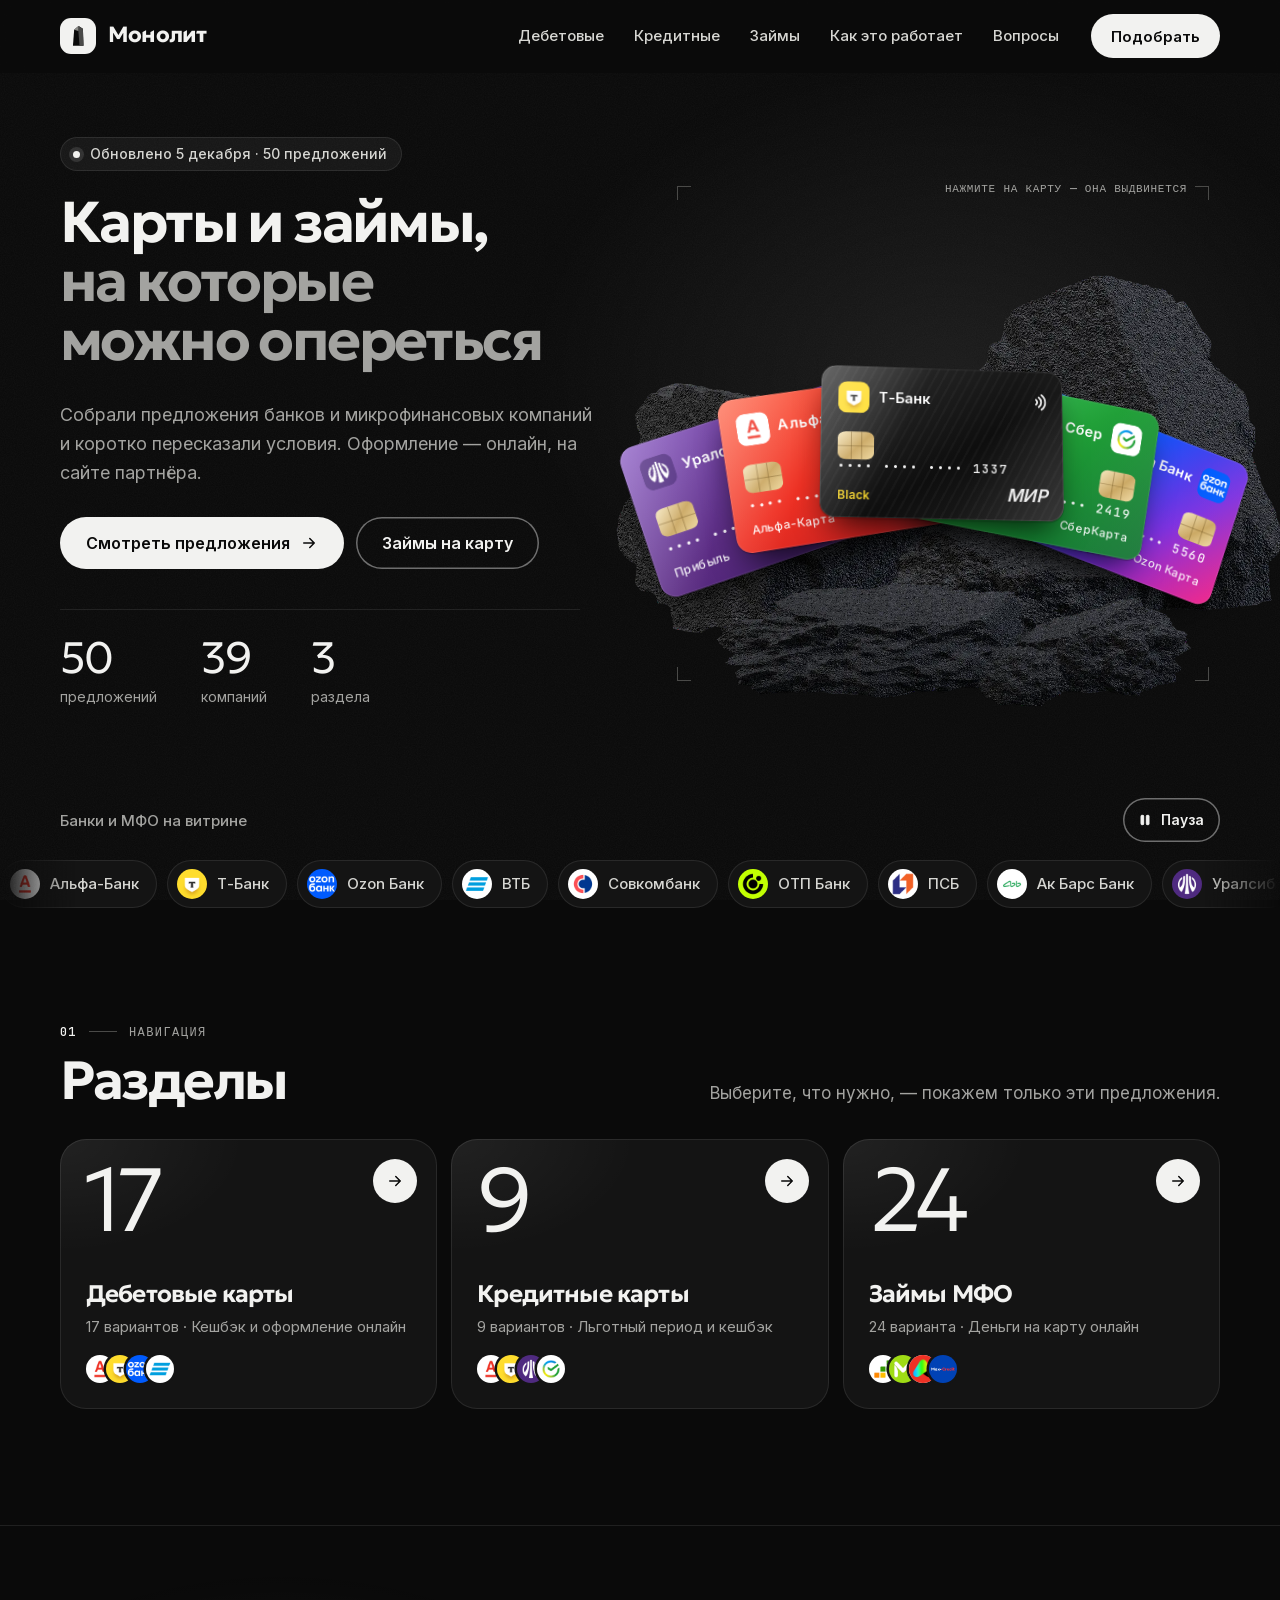
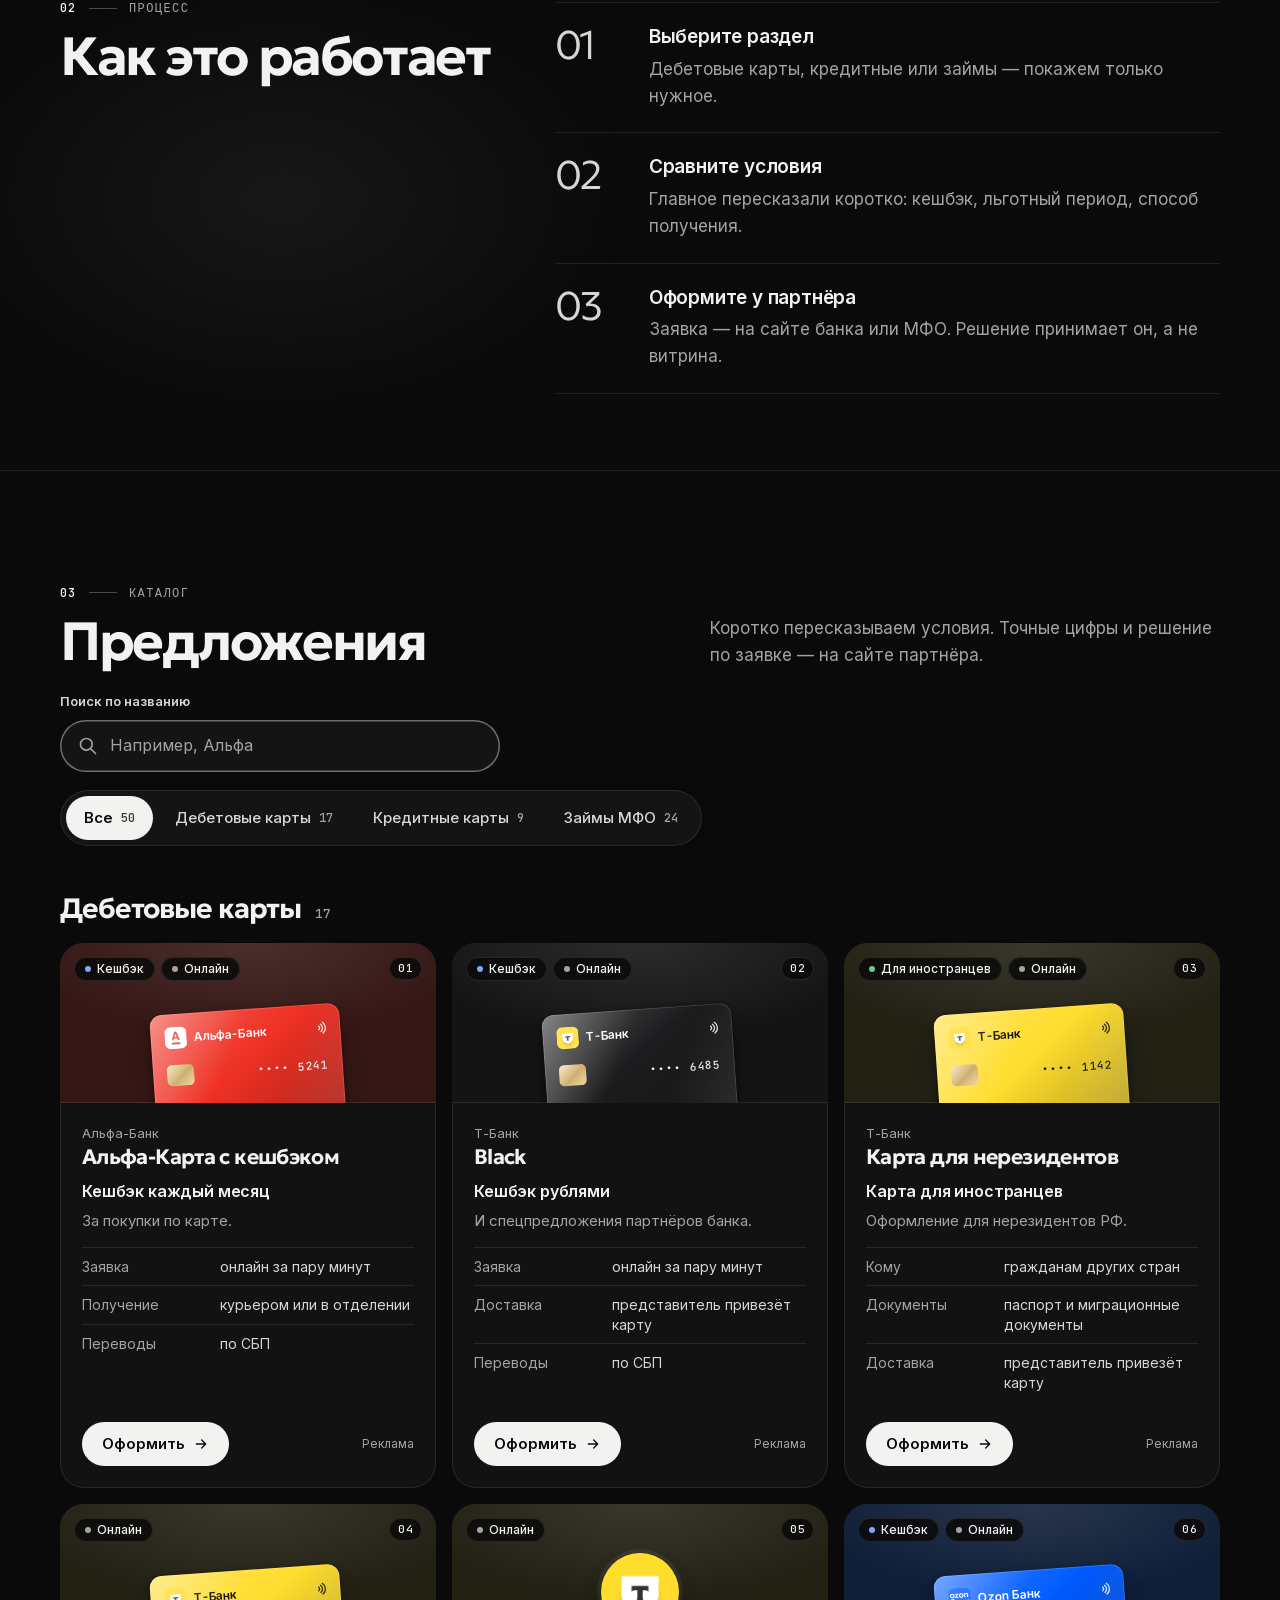
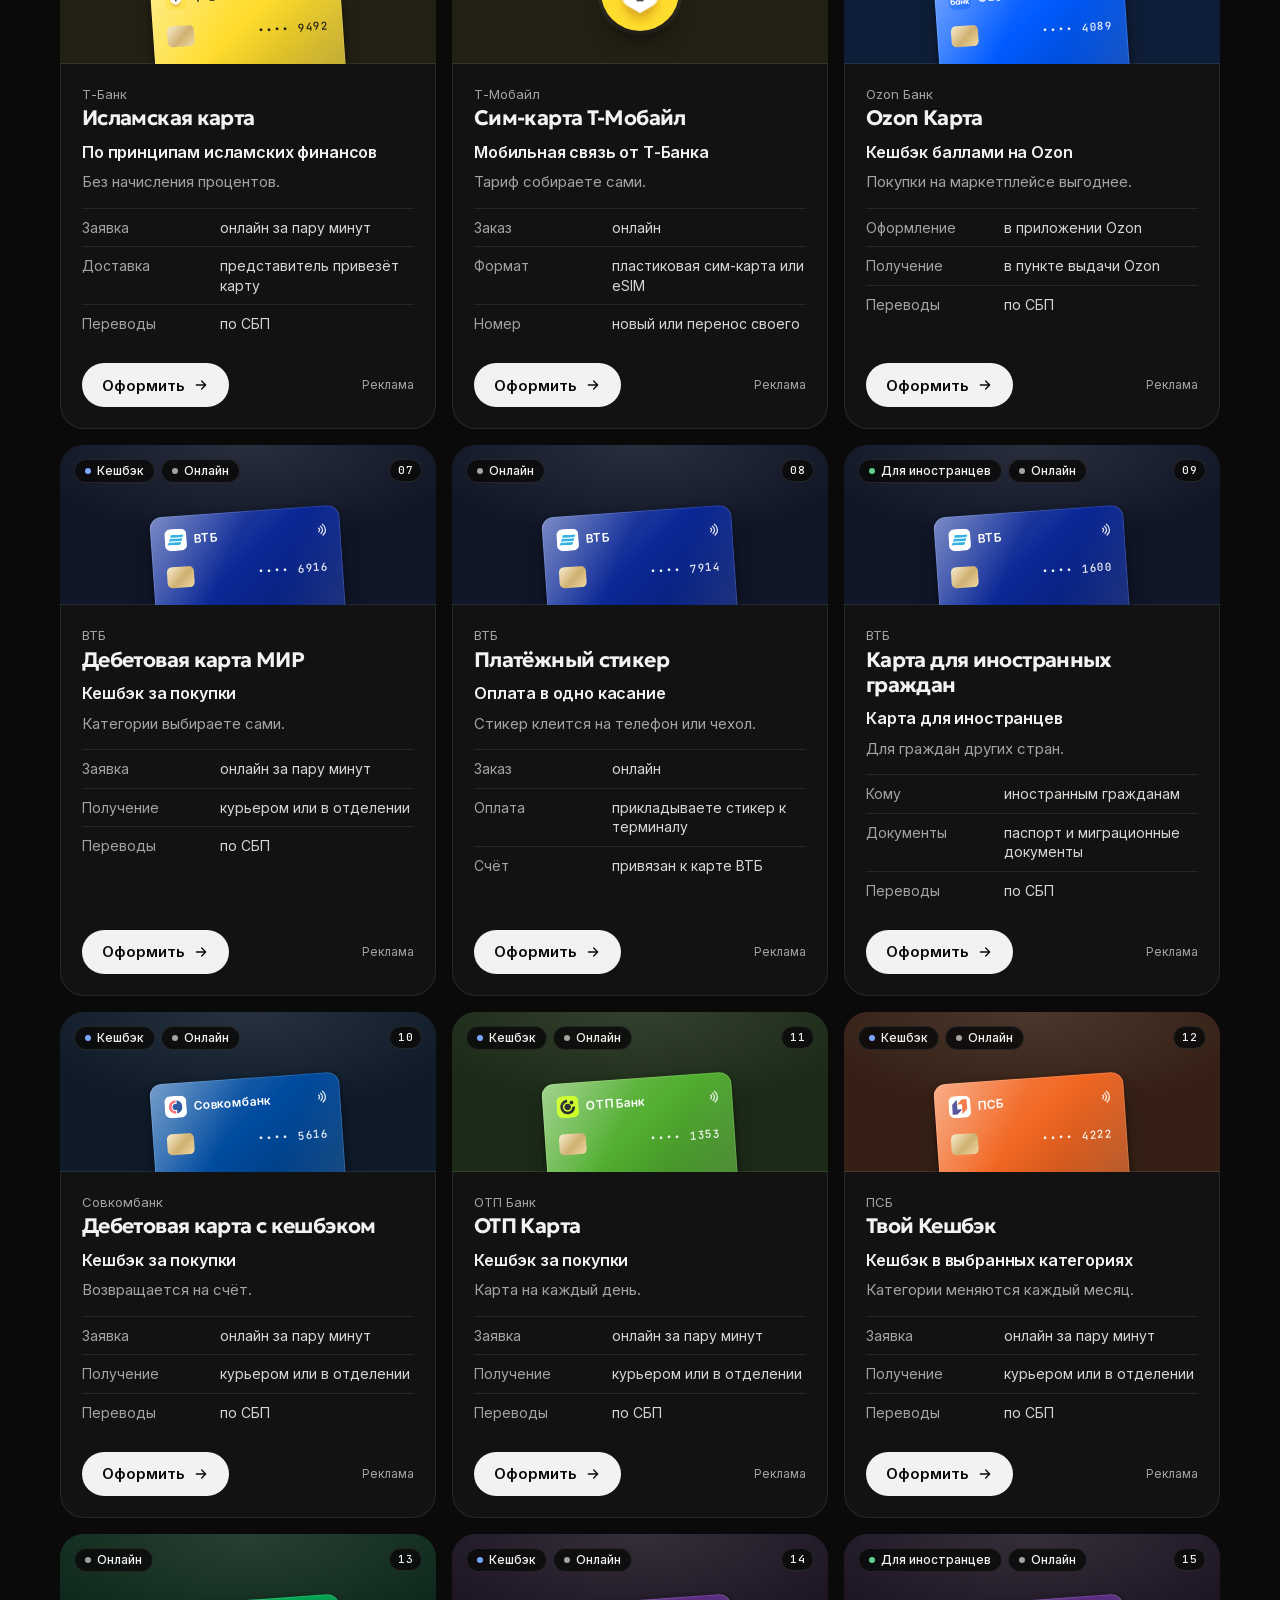
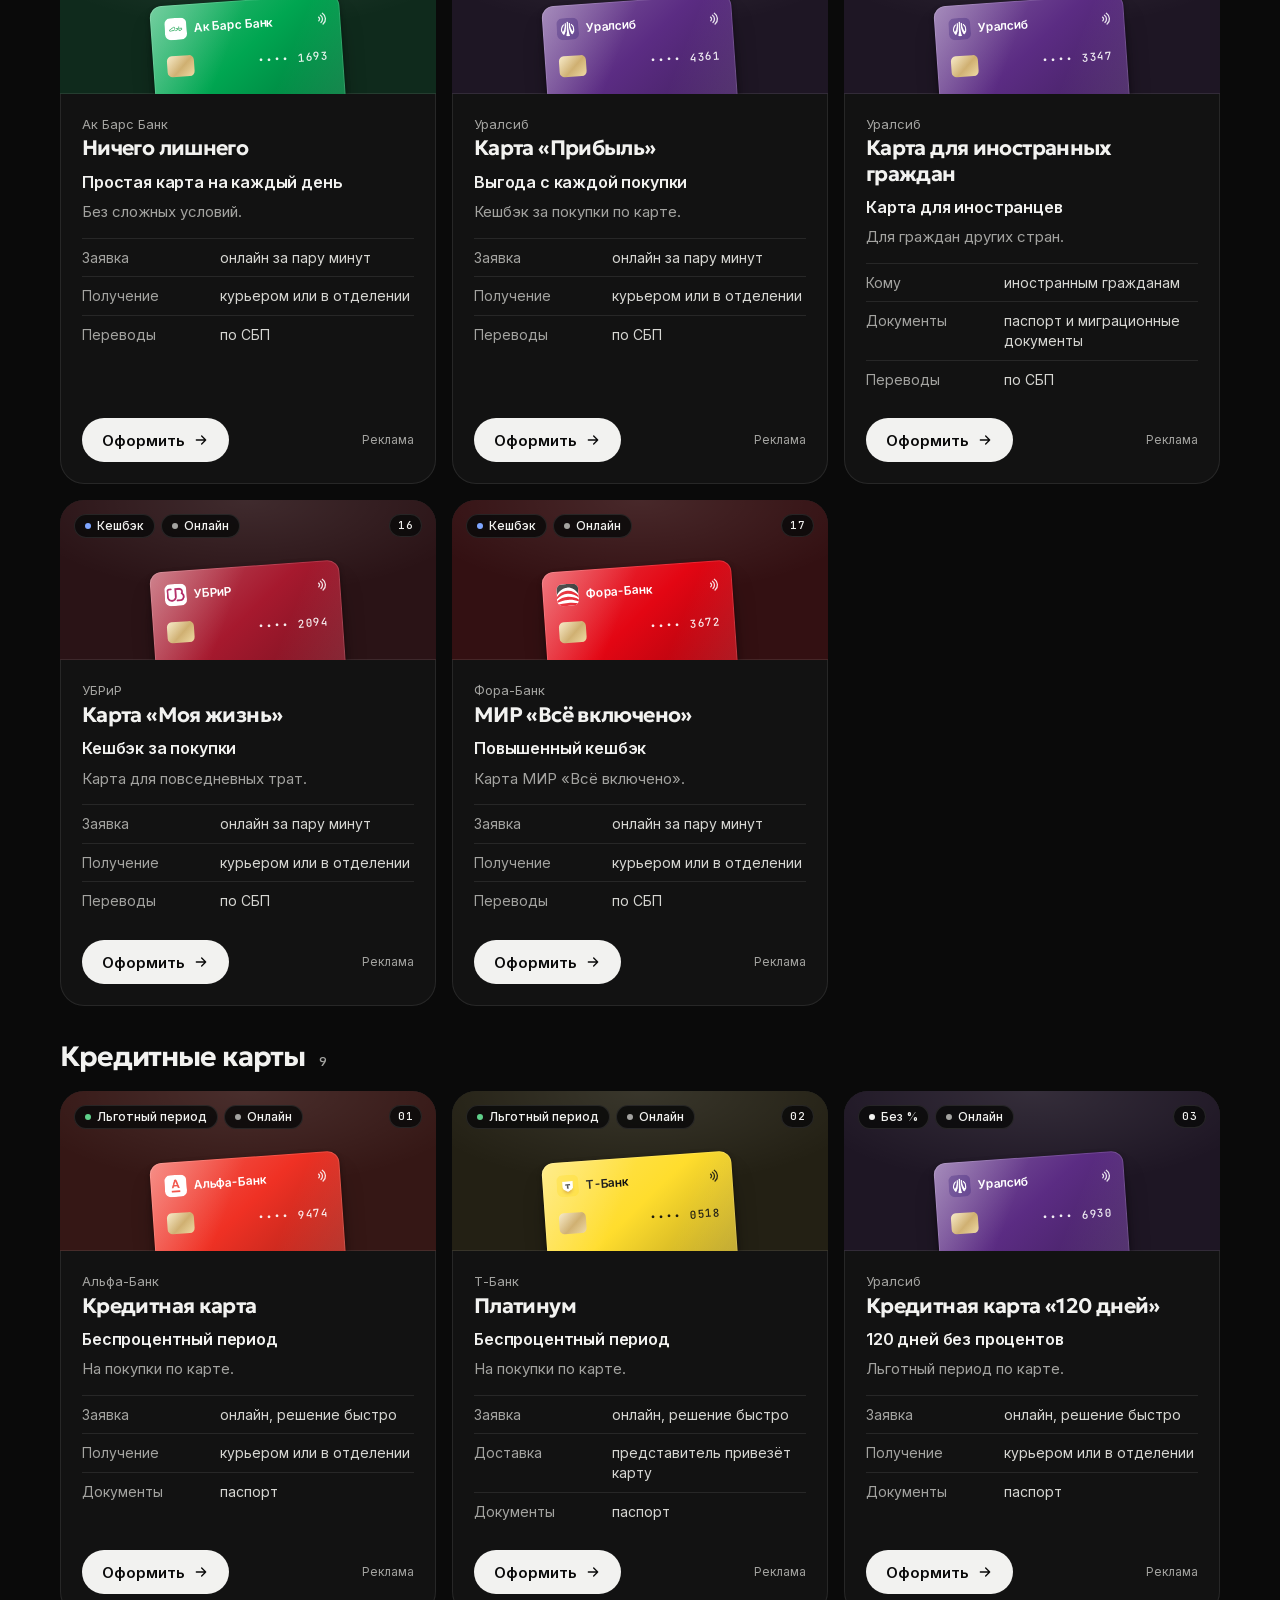
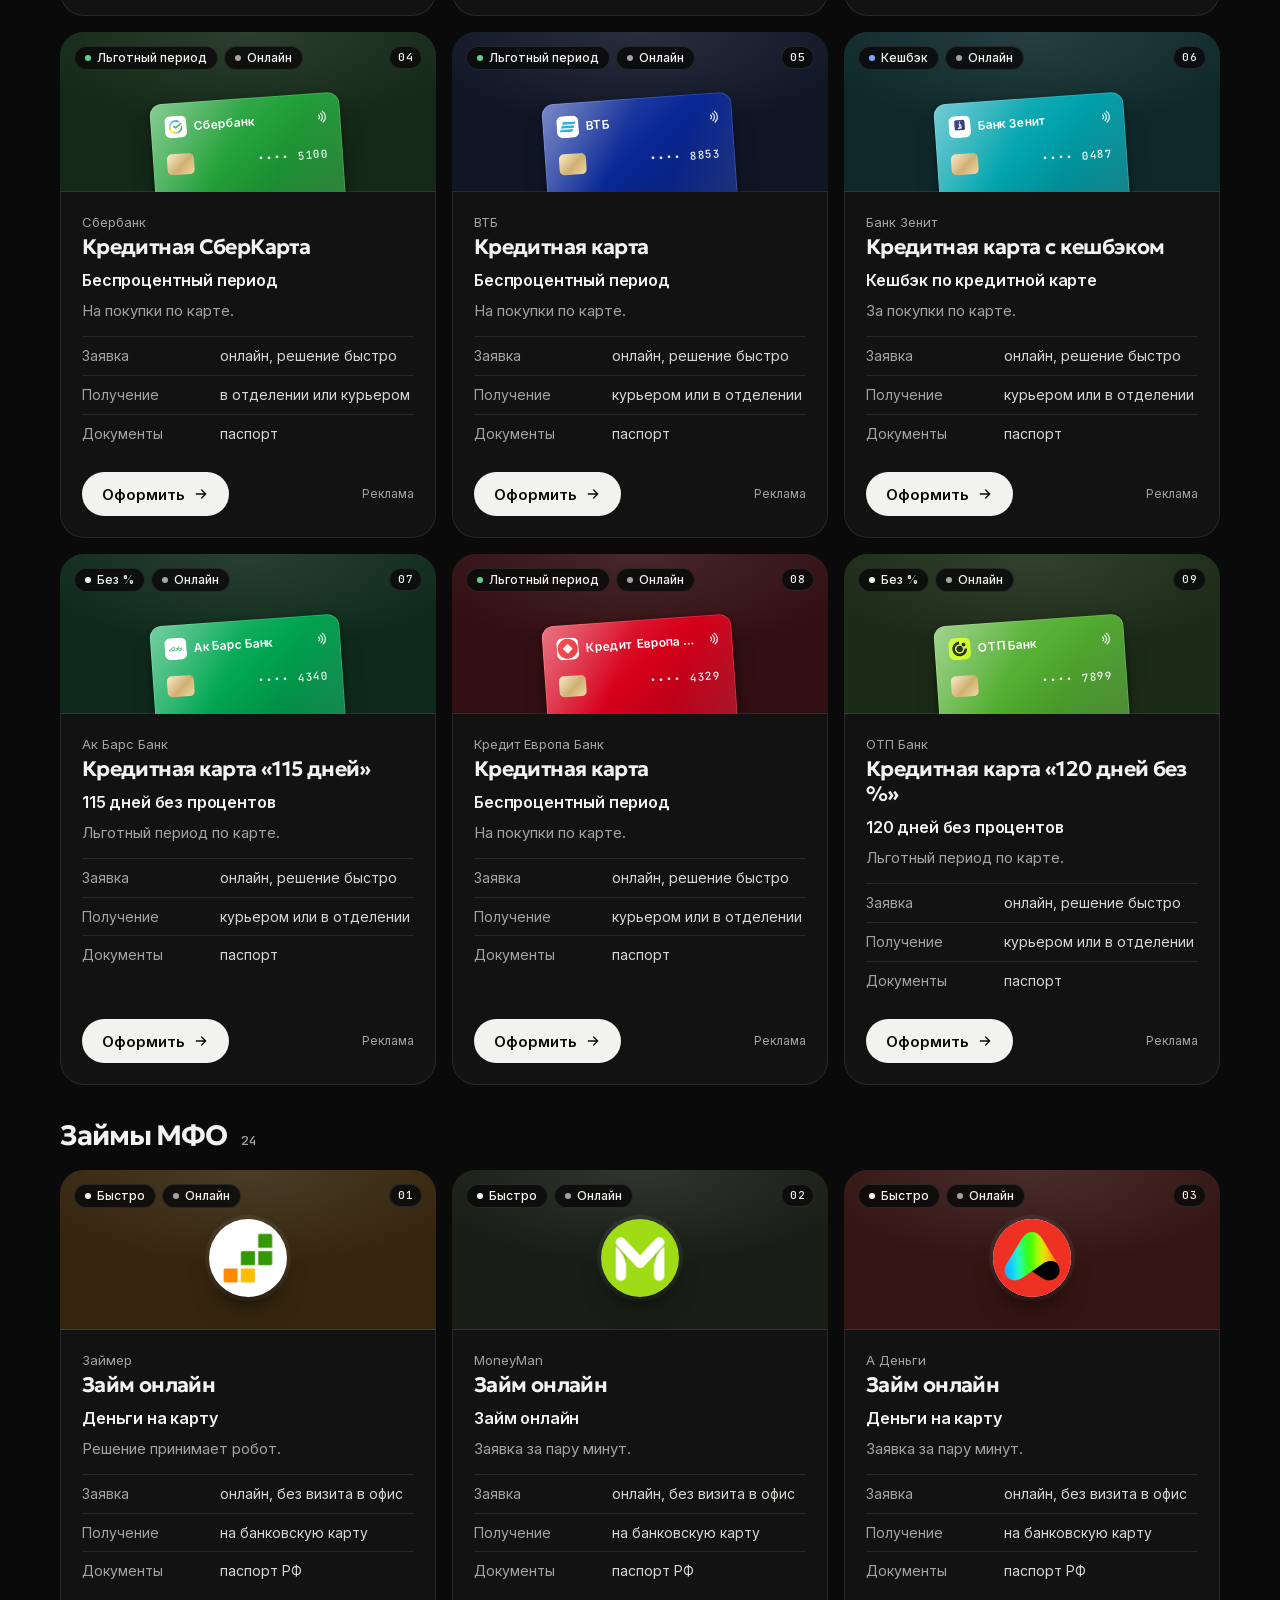
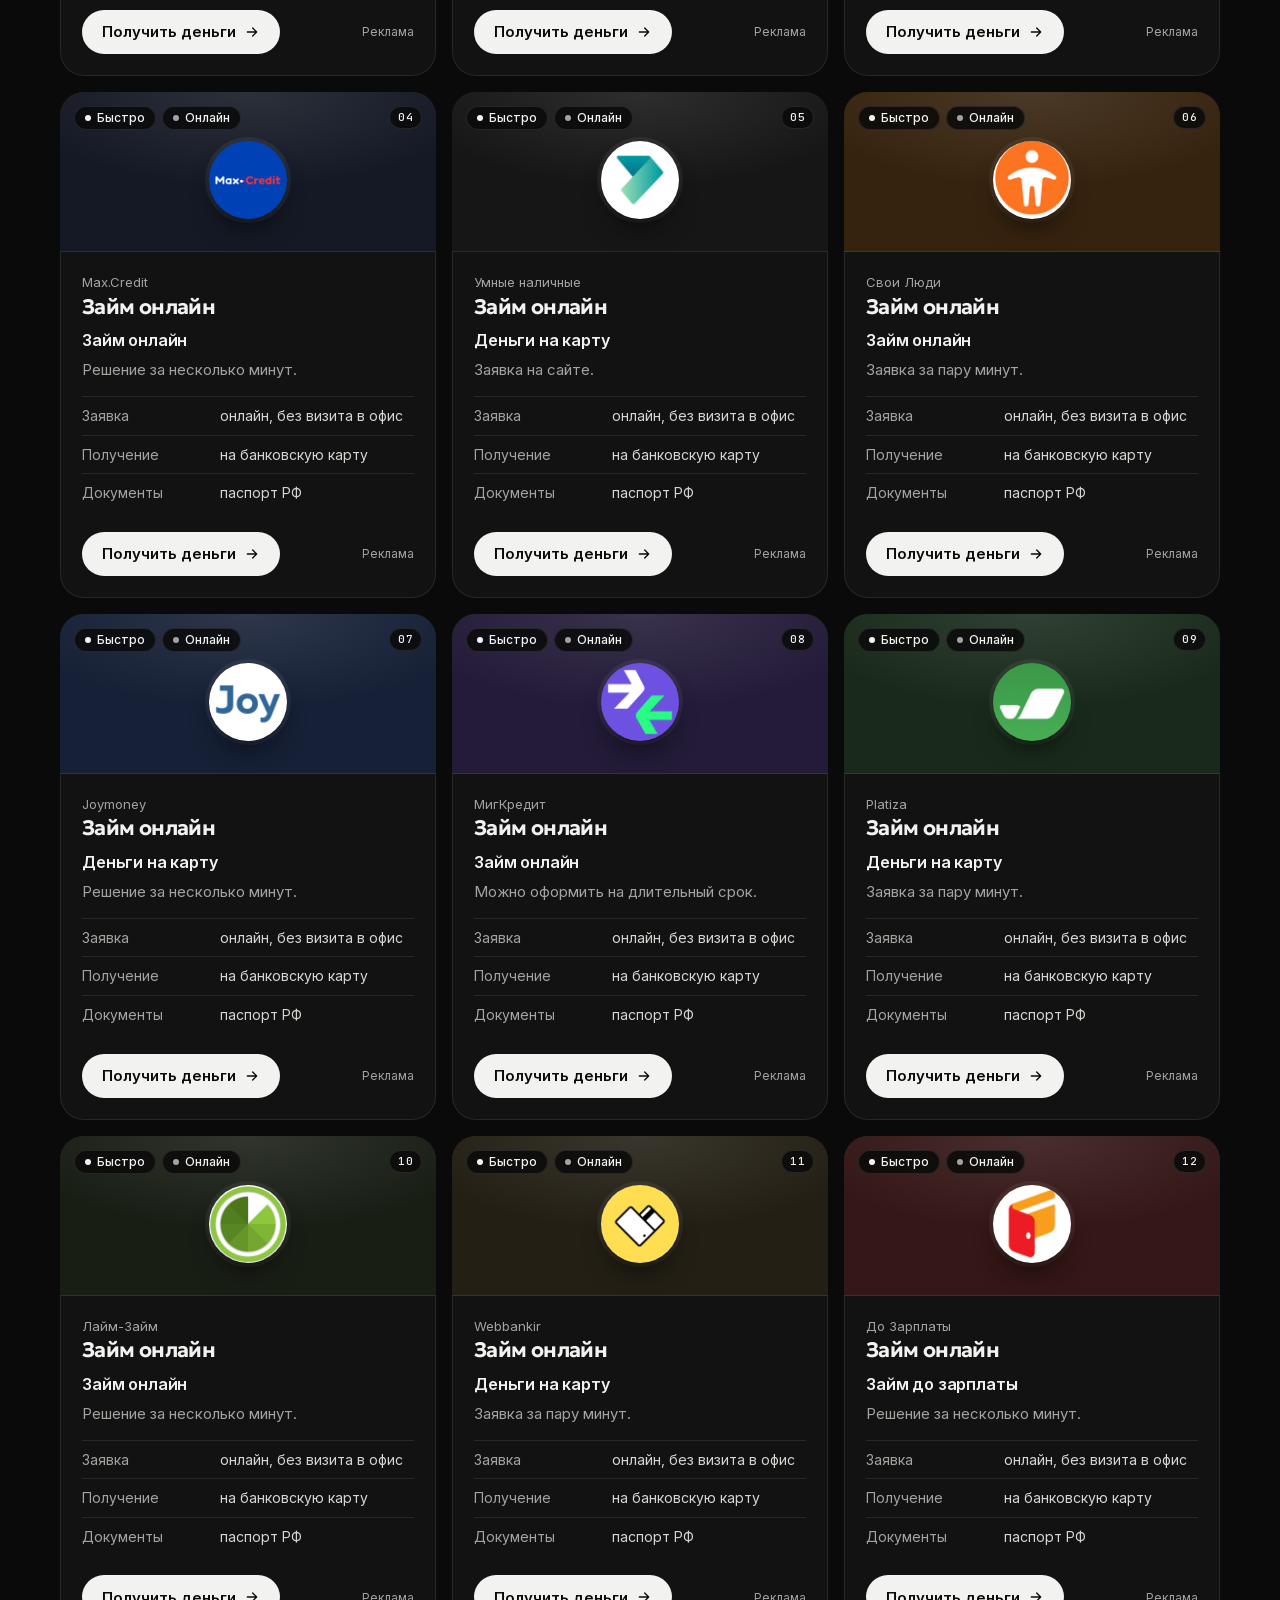
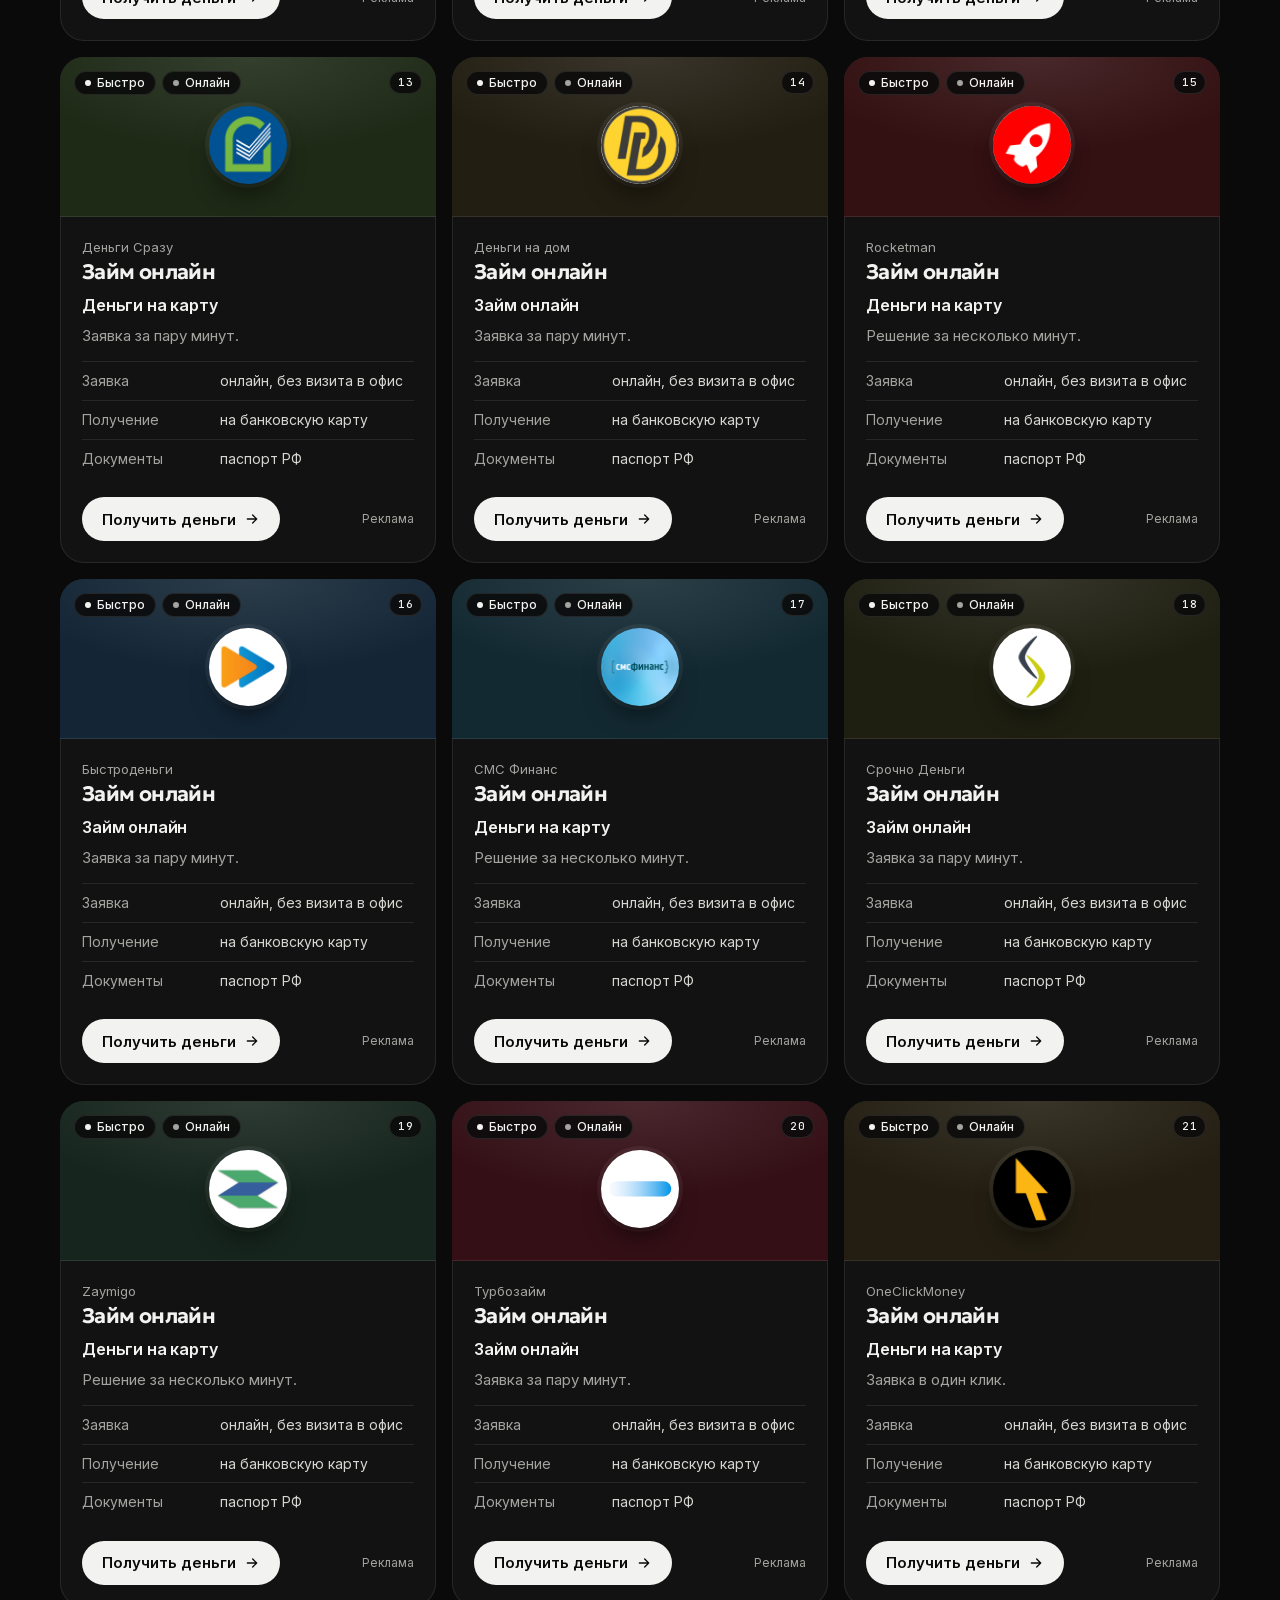
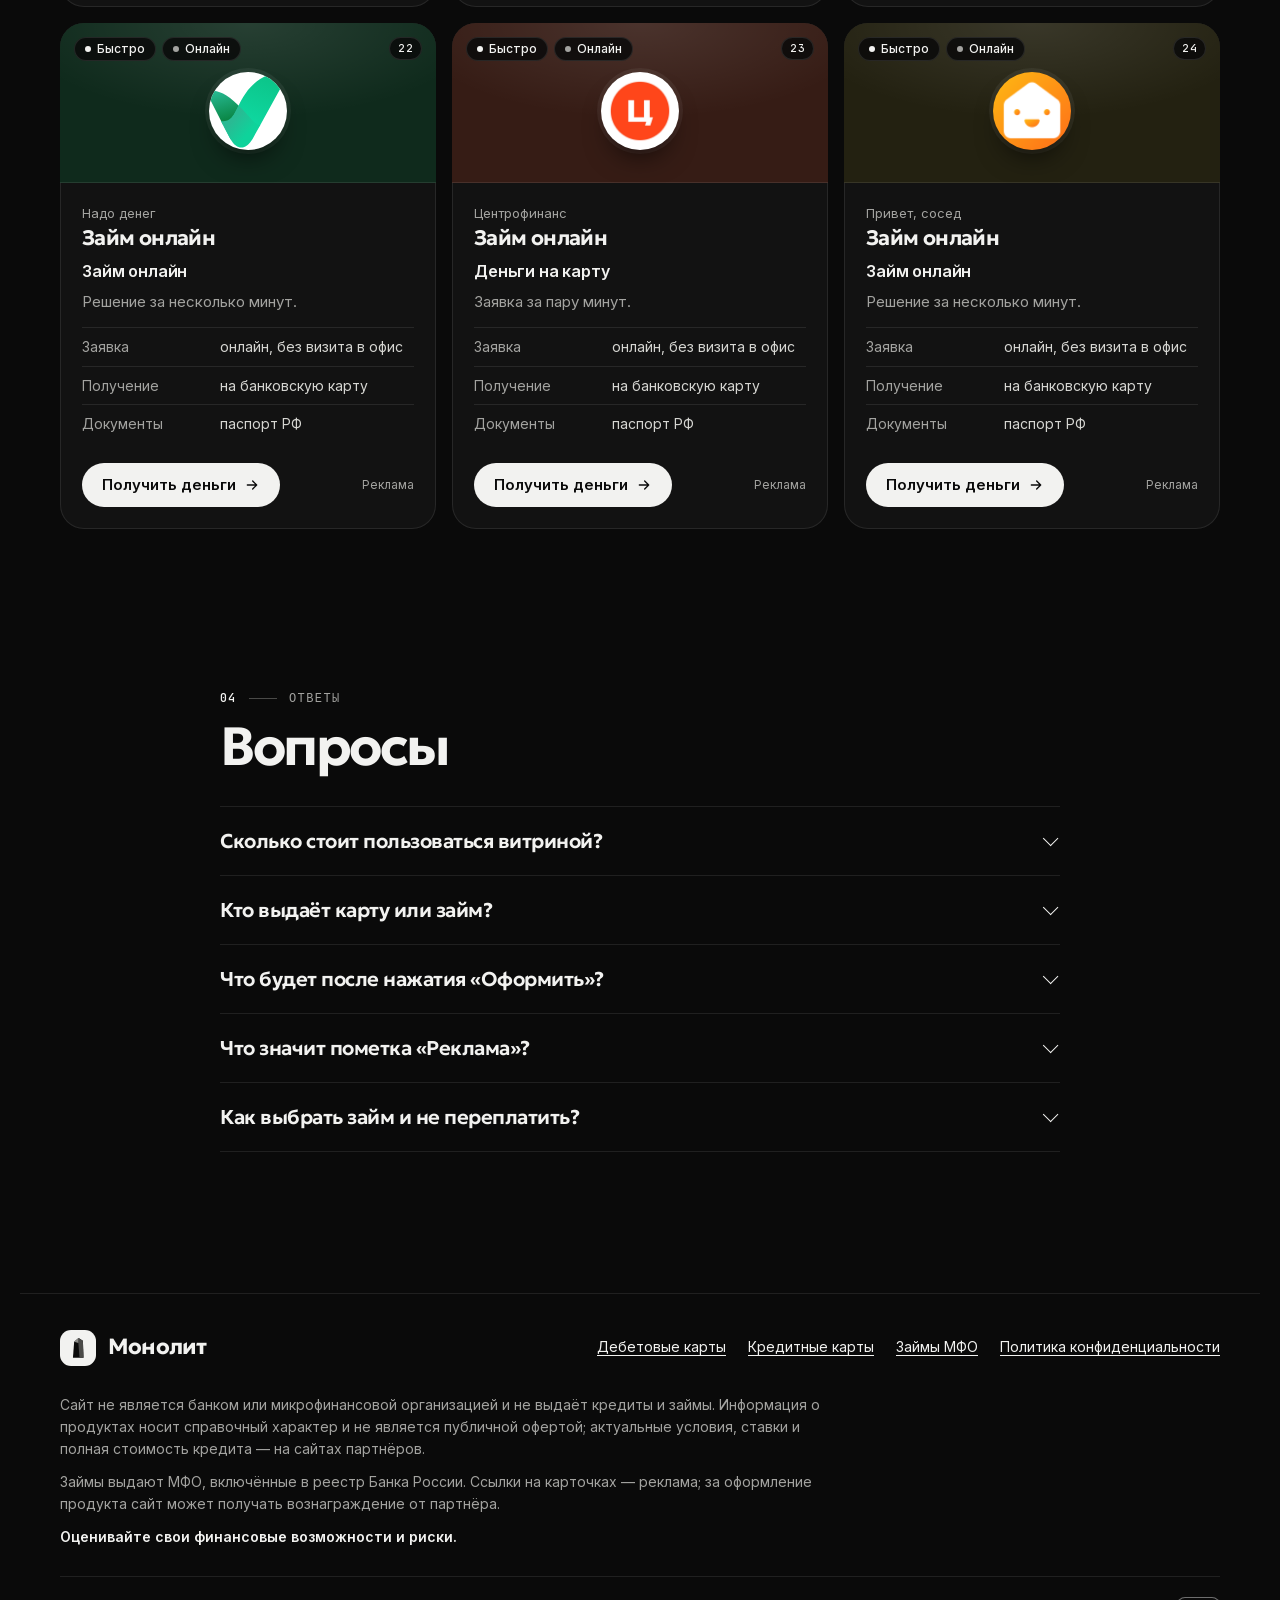
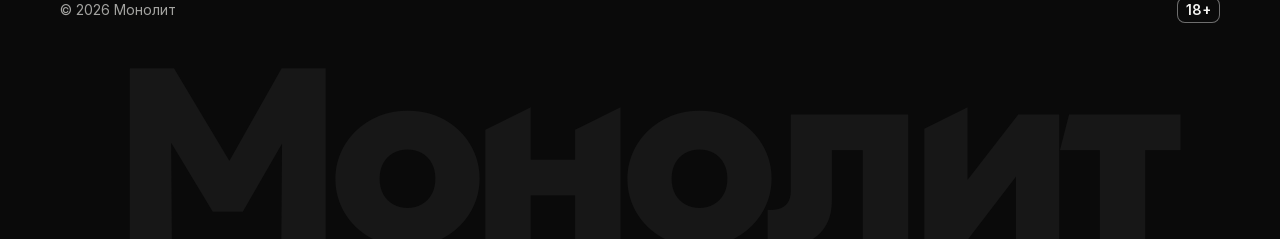
<file: index.html>
<!doctype html>
<html lang="ru">
<head>
<meta charset="utf-8">
<meta name="viewport" content="width=device-width, initial-scale=1">
<title>Монолит — дебетовые и кредитные карты, займы МФО онлайн</title>
<meta name="description" content="Монолит — витрина предложений банков и МФО: дебетовые и кредитные карты, займы на карту. Коротко об условиях, оформление онлайн на сайте партнёра.">
<meta name="theme-color" content="#0A0A0A">
<meta name="color-scheme" content="dark">
<link rel="icon" href="favicon.svg" type="image/svg+xml">
<link rel="preload" href="fonts/geologica.woff2" as="font" type="font/woff2" crossorigin>
<link rel="preload" href="fonts/inter-cyr.woff2" as="font" type="font/woff2" crossorigin>
<link rel="preload" href="img/stone/hero.webp" as="image" type="image/webp">
<link rel="stylesheet" href="css/style.css?v=20261007193333">
<meta property="og:type" content="website">
<meta property="og:title" content="Монолит — карты и займы онлайн">
<meta property="og:description" content="Дебетовые и кредитные карты, займы на карту. Оформление онлайн на сайте партнёра.">
<meta property="og:image" content="https://daviddavidso.github.io/monolit/img/og.jpg">
<meta name="twitter:card" content="summary_large_image">
<script>document.documentElement.classList.add('js');</script>
</head>
<body>
<a class="skip" href="#main">Перейти к основному содержимому</a>

<!-- Иконки интерфейса — Tabler Icons (MIT); знак «Монолит» — свой. -->
<svg width="0" height="0" class="sprite" aria-hidden="true" focusable="false">
  <symbol id="i-arrow" viewBox="0 0 24 24"><path d="M5 12h14M13 6l6 6-6 6"/></symbol>
  <symbol id="i-search" viewBox="0 0 24 24"><path d="M3 10a7 7 0 1 0 14 0 7 7 0 1 0-14 0M21 21l-6-6"/></symbol>
  <symbol id="i-pause" viewBox="0 0 24 24"><path d="M6 6a1 1 0 0 1 1-1h2a1 1 0 0 1 1 1v12a1 1 0 0 1-1 1H7a1 1 0 0 1-1-1zM14 6a1 1 0 0 1 1-1h2a1 1 0 0 1 1 1v12a1 1 0 0 1-1 1h-2a1 1 0 0 1-1-1z"/></symbol>
  <symbol id="i-play" viewBox="0 0 24 24"><path d="M7 4v16l13-8z"/></symbol>
  <symbol id="i-nfc" viewBox="0 0 40 60"><path d="M6 22 A10 10 0 0 1 6 38M15 14 A20 20 0 0 1 15 46M24 6 A30 30 0 0 1 24 54"/></symbol>
  <symbol id="i-mono" viewBox="0 0 32 32"><path d="M10.6 26.5 11.9 9.4 16.6 5.2 21.2 8.3 21.9 26.5z" fill="#0A0A0A"/><path d="M16.6 5.2 21.2 8.3 21.9 26.5H17.6L16.4 10.6z" fill="#4A4A48"/><path d="M11.9 9.4 16.6 5.2 16.4 10.6z" fill="#8C8C88"/></symbol>
</svg>

<header class="hdr" id="hdr">
  <div class="wrap hdr__in">
    <a class="logo" href="./">
      <span class="logo__mark" aria-hidden="true"><svg viewBox="0 0 32 32" focusable="false"><use href="#i-mono"/></svg></span>
      <span class="logo__word" data-brand>Монолит</span>
    </a>
    <nav aria-label="Основное меню">
      <ul>
        <li><a href="#cat-debit">Дебетовые</a></li>
        <li><a href="#cat-credit">Кредитные</a></li>
        <li><a href="#cat-mfo">Займы</a></li>
        <li><a href="#how">Как это работает</a></li>
        <li><a href="#faq">Вопросы</a></li>
      </ul>
    </nav>
    <a class="btn btn--sm hdr__cta" href="#catalog">Подобрать</a>
  </div>
  <div class="hdr__progress" id="progress" aria-hidden="true"></div>
</header>

<main id="main">
  <section class="hero" aria-labelledby="hero-h">
    <div class="wrap hero__grid" id="hero">
      <div class="hero__head">
        <p class="pill"><i aria-hidden="true"></i><span id="pill" data-tagline>50 предложений банков и МФО</span></p>
        <h1 id="hero-h">Карты и займы, <em>на которые можно опереться</em></h1>
      </div>

      <!-- Веер карт на камнях — украшение: скрыт от скринридера, фокуса внутри нет. -->
      <div class="fan" id="fan" aria-hidden="true">
        <img class="fan__rock fan__rock--back" src="img/stone/hero.webp" alt="" width="1245" height="748" fetchpriority="high" decoding="async">
        <div class="fan__stage" id="fan-stage">
          <div class="bank bank--uralsib" data-slot="0">
            <div class="bank__face">
              <div class="bank__top"><img class="bank__logo" src="img/logos/uralsib.png" alt="" width="40" height="40"><span>Уралсиб</span><svg class="bank__nfc" viewBox="0 0 40 60"><use href="#i-nfc"/></svg></div>
              <div class="bank__chip"></div><div class="bank__num">•••• •••• •••• 7031</div>
              <div class="bank__bottom"><span>Прибыль</span></div>
            </div>
          </div>
          <div class="bank bank--alfa" data-slot="1">
            <div class="bank__face">
              <div class="bank__top"><img class="bank__logo" src="img/logos/alfabank.png" alt="" width="40" height="40"><span>Альфа-Банк</span><svg class="bank__nfc" viewBox="0 0 40 60"><use href="#i-nfc"/></svg></div>
              <div class="bank__chip"></div><div class="bank__num">•••• •••• •••• 8804</div>
              <div class="bank__bottom"><span>Альфа-Карта</span></div>
            </div>
          </div>
          <div class="bank bank--t" data-slot="2">
            <div class="bank__face">
              <div class="bank__top"><img class="bank__logo" src="img/logos/tbank.png" alt="" width="40" height="40"><span>Т-Банк</span><svg class="bank__nfc" viewBox="0 0 40 60"><use href="#i-nfc"/></svg></div>
              <div class="bank__chip"></div><div class="bank__num">•••• •••• •••• 1337</div>
              <div class="bank__bottom"><span>Black</span><span class="bank__mir">МИР</span></div>
            </div>
          </div>
          <div class="bank bank--sber bank--r" data-slot="3">
            <div class="bank__face">
              <div class="bank__top"><img class="bank__logo" src="img/logos/sberbank.png" alt="" width="40" height="40"><span>Сбер</span><svg class="bank__nfc" viewBox="0 0 40 60"><use href="#i-nfc"/></svg></div>
              <div class="bank__chip"></div><div class="bank__num">•••• •••• •••• 2419</div>
              <div class="bank__bottom"><span>СберКарта</span></div>
            </div>
          </div>
          <div class="bank bank--ozon bank--r" data-slot="4">
            <div class="bank__face">
              <div class="bank__top"><img class="bank__logo" src="img/logos/ozon.png" alt="" width="40" height="40"><span>Ozon Банк</span><svg class="bank__nfc" viewBox="0 0 40 60"><use href="#i-nfc"/></svg></div>
              <div class="bank__chip"></div><div class="bank__num">•••• •••• •••• 5560</div>
              <div class="bank__bottom"><span>Ozon Карта</span></div>
            </div>
          </div>
        </div>
        <img class="fan__rock fan__rock--front" src="img/stone/front.webp" alt="" width="878" height="247" decoding="async">
        <span class="fan__tick fan__tick--tl"></span><span class="fan__tick fan__tick--tr"></span><span class="fan__tick fan__tick--bl"></span><span class="fan__tick fan__tick--br"></span>
        <span class="fan__hint">Нажмите на карту — она выдвинется</span>
      </div>

      <div class="hero__body">
        <p class="hero__lead">Собрали предложения банков и микрофинансовых компаний и коротко пересказали условия. Оформление — онлайн, на сайте партнёра.</p>
        <div class="hero__cta">
          <a class="btn" href="#catalog">Смотреть предложения<svg class="ico" aria-hidden="true" focusable="false"><use href="#i-arrow"/></svg></a>
          <a class="btn btn--ghost" href="#cat-mfo" data-f="mfo">Займы на карту</a>
        </div>
        <ul class="hero__facts" id="facts" role="list">
          <li><b>50</b><span>предложений</span></li>
          <li><b>36</b><span>компаний</span></li>
          <li><b>3</b><span>раздела</span></li>
        </ul>
      </div>
    </div>
  </section>

  <section class="partners" aria-labelledby="partners-h">
    <div class="wrap partners__bar">
      <h2 class="partners__title" id="partners-h">Банки и МФО на витрине</h2>
      <button type="button" class="mq-toggle" id="mq-toggle"><svg class="ico" aria-hidden="true" focusable="false"><use href="#i-pause"/></svg><span class="mq-toggle__t">Пауза</span></button>
    </div>
    <div class="marquee" id="marquee">
      <div class="marquee__track" id="marquee-track">
        <ul class="marquee__list" role="list" aria-label="Партнёры" id="marquee-list"></ul>
      </div>
    </div>
  </section>

  <section class="sec wrap" id="sections-sec" aria-labelledby="sections-h">
    <div class="sec__head">
      <p class="idx" aria-hidden="true"><span>01</span>Навигация</p>
      <h2 id="sections-h">Разделы</h2>
      <p>Выберите, что нужно, — покажем только эти предложения.</p>
    </div>
    <ul class="bento" id="bento" role="list"></ul>
  </section>

  <section class="how" id="how" aria-labelledby="how-h">
    <div class="wrap how__grid">
      <div class="how__head">
        <p class="idx" aria-hidden="true"><span>02</span>Процесс</p>
        <h2 id="how-h">Как это работает</h2>
      </div>
      <div class="how__txt">
        <ol class="steps" role="list">
          <li><span class="steps__n" aria-hidden="true">01</span><div><h3>Выберите раздел</h3><p>Дебетовые карты, кредитные или займы — покажем только нужное.</p></div></li>
          <li><span class="steps__n" aria-hidden="true">02</span><div><h3>Сравните условия</h3><p>Главное пересказали коротко: кешбэк, льготный период, способ получения.</p></div></li>
          <li><span class="steps__n" aria-hidden="true">03</span><div><h3>Оформите у партнёра</h3><p>Заявка — на сайте банка или МФО. Решение принимает он, а не витрина.</p></div></li>
        </ol>
      </div>
    </div>
  </section>

  <section class="catalog" id="catalog" aria-labelledby="catalog-h">
    <div class="wrap">
      <div class="sec__head">
        <p class="idx" aria-hidden="true"><span>03</span>Каталог</p>
        <h2 id="catalog-h">Предложения</h2>
        <p>Коротко пересказываем условия. Точные цифры и решение по заявке — на сайте партнёра.</p>
      </div>
      <search class="find">
        <form id="find-form" action="#catalog">
          <label class="find__label" for="q">Поиск по названию</label>
          <span class="find__box">
            <svg class="ico" aria-hidden="true" focusable="false"><use href="#i-search"/></svg>
            <input type="search" id="q" name="q" autocomplete="off" spellcheck="false" placeholder="Например, Альфа">
          </span>
        </form>
      </search>
      <div class="filters"><div class="seg" role="group" aria-label="Показать раздел" id="filters"></div></div>
      <p class="vh" role="status" aria-atomic="true" id="count-status"></p>
      <p class="vh" role="status" aria-atomic="true" id="cta-status"></p>
      <div id="sections"><p class="state">Загружаем предложения…</p></div>
      <div class="empty" id="empty" hidden>
        <p class="empty__t" id="empty-text"></p>
        <button type="button" class="btn btn--ghost" id="reset">Сбросить поиск</button>
      </div>
    </div>
  </section>

  <section class="sec wrap faq" id="faq" aria-labelledby="faq-h">
    <div class="sec__head"><p class="idx" aria-hidden="true"><span>04</span>Ответы</p><h2 id="faq-h">Вопросы</h2></div>
    <details><summary>Сколько стоит пользоваться витриной?</summary><p>Нисколько. Вы переходите на сайт банка или МФО и оформляете продукт там — на их условиях.</p></details>
    <details><summary>Кто выдаёт карту или займ?</summary><p>Банк или микрофинансовая компания, чьё предложение вы выбрали. Мы не выдаём кредиты и займы и не принимаем решение по заявке — мы собрали предложения в одном месте.</p></details>
    <details><summary>Что будет после нажатия «Оформить»?</summary><p>В новой вкладке откроется сайт партнёра. Там вы заполняете заявку, а банк или МФО сообщает решение. Перед отправкой прочитайте условия на сайте партнёра полностью.</p></details>
    <details><summary>Что значит пометка «Реклама»?</summary><p>Ссылки на витрине рекламные. По закону такие ссылки маркируются, а номер erid показывает, что реклама зарегистрирована.</p></details>
    <details><summary>Как выбрать займ и не переплатить?</summary><p>Смотрите полную стоимость займа (ПСК) — она указана на сайте МФО. Берите сумму, которую точно вернёте в срок, и не оформляйте несколько займов сразу.</p></details>
  </section>
</main>

<footer class="ftr">
  <div class="wrap">
    <div class="ftr__top">
      <a class="logo" href="./">
        <span class="logo__mark" aria-hidden="true"><svg viewBox="0 0 32 32" focusable="false"><use href="#i-mono"/></svg></span>
        <span class="logo__word" data-brand>Монолит</span>
      </a>
      <nav class="ftr__nav" aria-label="Подвал">
        <a href="#cat-debit">Дебетовые карты</a>
        <a href="#cat-credit">Кредитные карты</a>
        <a href="#cat-mfo">Займы МФО</a>
        <a href="privacy.html">Политика конфиденциальности</a>
      </nav>
    </div>
    <div class="ftr__legal">
      <p>Сайт не является банком или микрофинансовой организацией и не выдаёт кредиты и займы. Информация о продуктах носит справочный характер и не является публичной офертой; актуальные условия, ставки и полная стоимость кредита — на сайтах партнёров.</p>
      <p>Займы выдают МФО, включённые в реестр Банка России. Ссылки на карточках — реклама; за оформление продукта сайт может получать вознаграждение от партнёра.</p>
      <p><b>Оценивайте свои финансовые возможности и риски.</b></p>
    </div>
    <p class="ftr__bottom"><span>© <span id="year">2026</span> <span data-brand-text>Монолит</span></span><span class="ftr__age">18+</span></p>
  </div>
  <div class="ftr__word" aria-hidden="true"><span data-brand>Монолит</span></div>
</footer>

<script>if(typeof OFFERS==="undefined"){document.write('<script src="data.js?t='+Date.now()+'"><\/script>');}</script>
<script src="js/brands.js?v=20261007193333"></script>
<script src="js/app.js?v=20261007193333"></script>
</body>
</html>
</file>
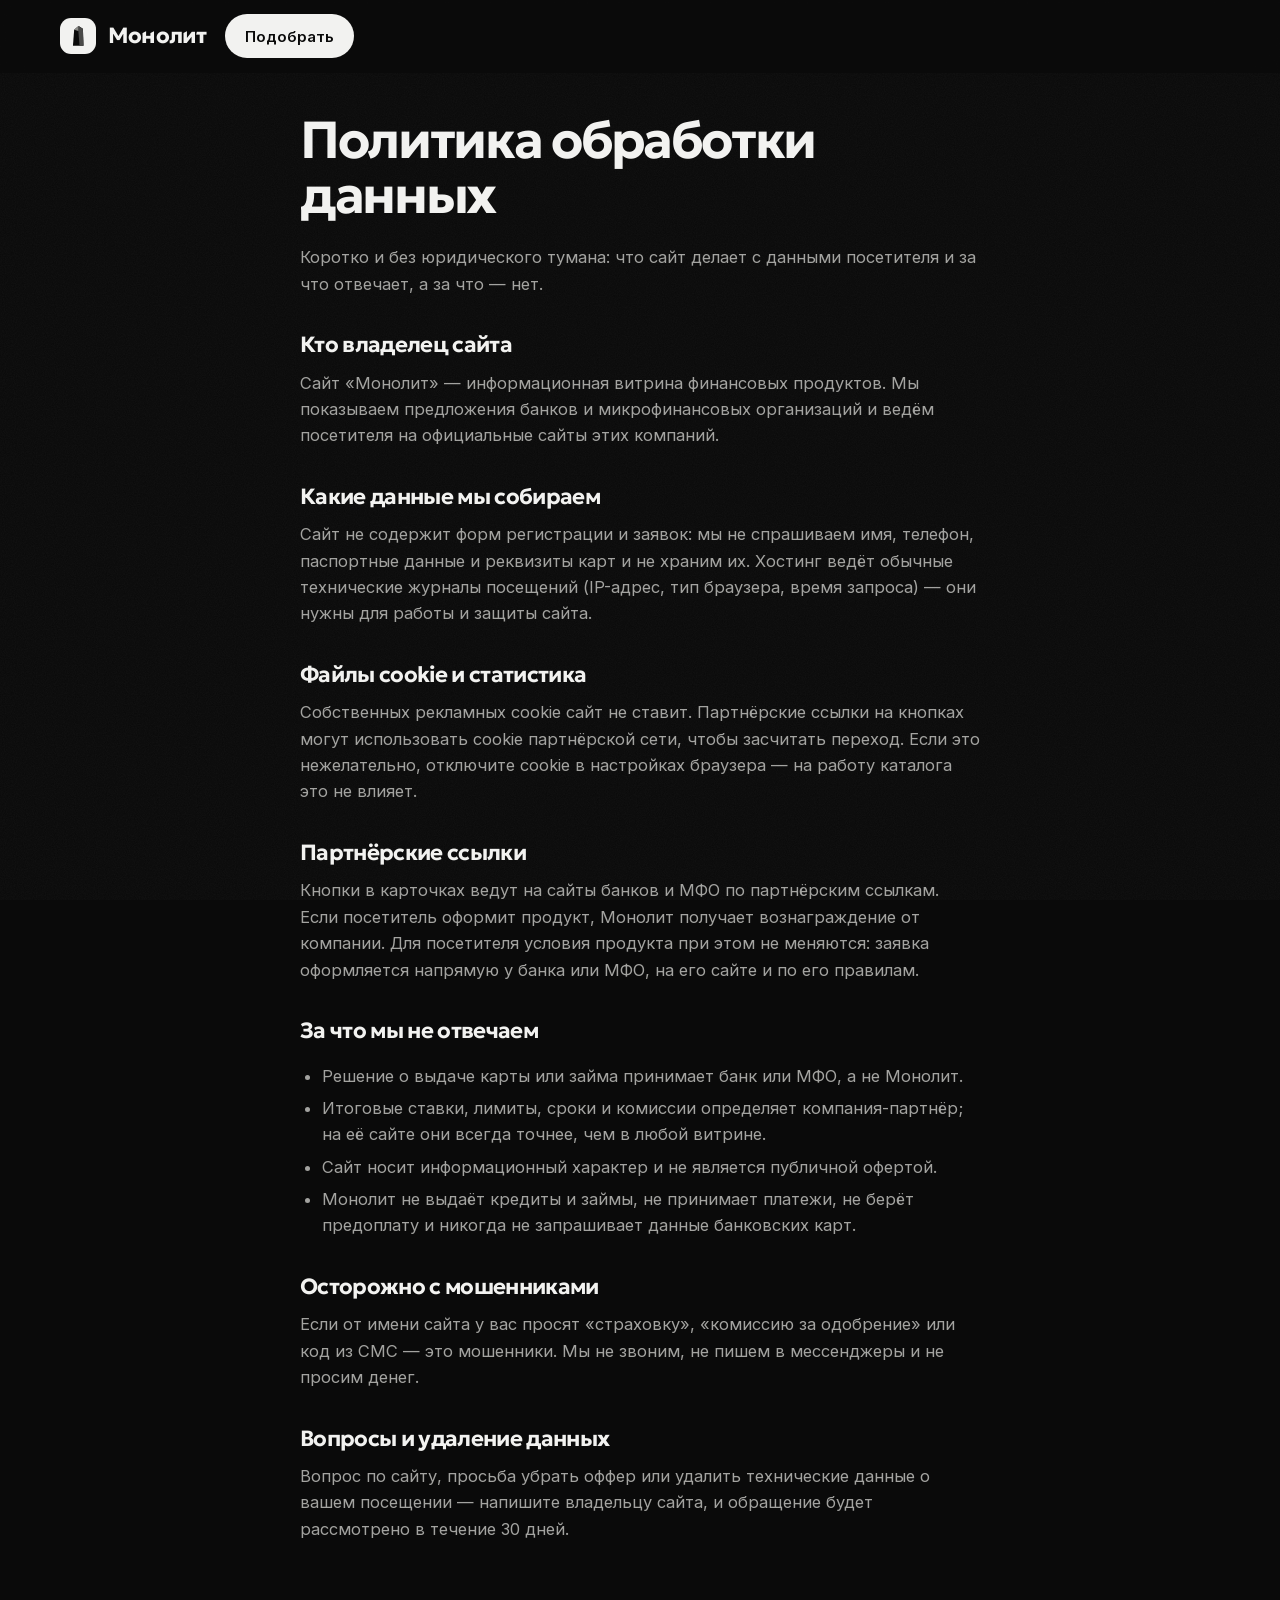
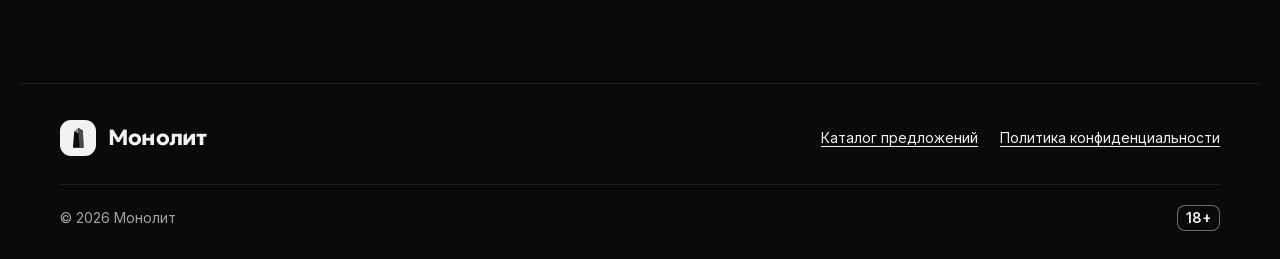
<file: privacy.html>
<!doctype html>
<html lang="ru">
<head>
<meta charset="utf-8">
<meta name="viewport" content="width=device-width, initial-scale=1">
<title>Политика обработки данных — Монолит</title>
<meta name="description" content="Как сайт Монолит работает с данными посетителей: файлы cookie, партнёрские ссылки, отказ от ответственности.">
<link rel="icon" href="favicon.svg" type="image/svg+xml">
<meta name="theme-color" content="#0A0A0A">
<link rel="stylesheet" href="css/style.css?v=20261007193333">
</head>
<body>
<a class="skip" href="#main">Перейти к содержанию</a>
<svg width="0" height="0" class="sprite" aria-hidden="true" focusable="false">
  <symbol id="i-mono" viewBox="0 0 32 32"><path d="M10.6 26.5 11.9 9.4 16.6 5.2 21.2 8.3 21.9 26.5z" fill="#0A0A0A"/><path d="M16.6 5.2 21.2 8.3 21.9 26.5H17.6L16.4 10.6z" fill="#4A4A48"/><path d="M11.9 9.4 16.6 5.2 16.4 10.6z" fill="#8C8C88"/></symbol>
</svg>
<header class="hdr" id="hdr">
  <div class="wrap hdr__in">
    <a class="brand" href="./">
      <span class="brand__mark" aria-hidden="true"><svg viewBox="0 0 32 32" focusable="false"><use href="#i-mono"/></svg></span>
      <span class="brand__word">Монолит</span>
    </a>
    <a class="btn btn--sm hdr__cta" href="./#catalog">Подобрать</a>
  </div>
</header>

<main id="main" tabindex="-1" class="doc">
  <div class="wrap doc__in">
    <h1>Политика обработки данных</h1>
    <p class="doc__lead">Коротко и без юридического тумана: что сайт делает с данными
       посетителя и за что отвечает, а за что — нет.</p>

    <h2>Кто владелец сайта</h2>
    <p>Сайт «Монолит» — информационная витрина финансовых продуктов.
       Мы показываем предложения банков и микрофинансовых организаций и ведём
       посетителя на официальные сайты этих компаний.</p>

    <h2>Какие данные мы собираем</h2>
    <p>Сайт не содержит форм регистрации и заявок: мы не спрашиваем имя, телефон,
       паспортные данные и реквизиты карт и не храним их. Хостинг ведёт обычные
       технические журналы посещений (IP-адрес, тип браузера, время запроса) —
       они нужны для работы и защиты сайта.</p>

    <h2>Файлы cookie и статистика</h2>
    <p>Собственных рекламных cookie сайт не ставит. Партнёрские ссылки на кнопках
       могут использовать cookie партнёрской сети, чтобы засчитать переход. Если это
       нежелательно, отключите cookie в настройках браузера — на работу каталога
       это не влияет.</p>

    <h2>Партнёрские ссылки</h2>
    <p>Кнопки в карточках ведут на сайты банков и МФО по партнёрским ссылкам.
       Если посетитель оформит продукт, Монолит получает вознаграждение
       от компании. Для посетителя условия продукта при этом не меняются:
       заявка оформляется напрямую у банка или МФО, на его сайте и по его правилам.</p>

    <h2>За что мы не отвечаем</h2>
    <ul>
      <li>Решение о выдаче карты или займа принимает банк или МФО, а не Монолит.</li>
      <li>Итоговые ставки, лимиты, сроки и комиссии определяет компания-партнёр;
          на её сайте они всегда точнее, чем в любой витрине.</li>
      <li>Сайт носит информационный характер и не является публичной офертой.</li>
      <li>Монолит не выдаёт кредиты и займы, не принимает платежи, не берёт
          предоплату и никогда не запрашивает данные банковских карт.</li>
    </ul>

    <h2>Осторожно с мошенниками</h2>
    <p>Если от имени сайта у вас просят «страховку», «комиссию за одобрение» или
       код из СМС — это мошенники. Мы не звоним, не пишем в мессенджеры и не
       просим денег.</p>

    <h2>Вопросы и удаление данных</h2>
    <p>Вопрос по сайту, просьба убрать оффер или удалить технические данные о вашем
       посещении — напишите владельцу сайта, и обращение будет рассмотрено
       в течение 30 дней.</p>
  </div>
</main>

<footer class="foot">
  <div class="wrap">
    <div class="foot__top">
      <a class="brand brand--light" href="./">
        <span class="brand__mark" aria-hidden="true"><svg viewBox="0 0 32 32" focusable="false"><use href="#i-mono"/></svg></span>
        <span class="brand__word">Монолит</span>
      </a>
      <nav class="foot__nav" aria-label="Подвал">
        <a href="./#catalog">Каталог предложений</a>
        <a href="privacy.html" aria-current="page">Политика конфиденциальности</a>
      </nav>
    </div>
    <p class="foot__bottom"><span>© <span id="year">2026</span> Монолит</span><span class="foot__age">18+</span></p>
  </div>
</footer>
<script>document.getElementById('year').textContent=new Date().getFullYear();</script>
</body>
</html>
</file>
<file: css/style.css>
/* ═══════════════════════════════════════════════════════════════════════
   МОНОЛИТ — тёмная витрина карт и займов. Чёрный камень, Geologica
   с острыми углами (SHRP 100) в заголовках, белые кнопки-таблетки, без цветного акцента:
   цвет на странице дают только банки — карты в веере и подложки карточек.

   Камни в первом экране — офлайн-рендеры (tools/sculpt.html → img/stone/*.webp),
   декоративные: alt="" и aria-hidden на обёртке.

   Контраст (WCAG 2.2 AA, посчитано к #0A0A0A / #141414 / #1A1A1A):
   текст #F2F2F0 — 15,5…17,7:1, приглушённый #A3A3A0 — 6,9…7,8:1;
   рамки полей и контурных кнопок — #6E6E6E (3:1 и выше на всех трёх);
   тонкие линии rgba(255,255,255,.08–.12) — только украшение, не граница
   элемента управления. Подложки карточек в цвете бренда — не гуще 16%,
   текста прямо на них нет: метки сидят на своей тёмной плашке.
   ═══════════════════════════════════════════════════════════════════════ */

/* Geologica — переменный шрифт (wght 100–900, ось SHRP «заточка» углов 0–100). */
@font-face { font-family: 'Geologica'; font-style: normal; font-weight: 100 900; font-display: swap;
  src: url(../fonts/geologica.woff2) format('woff2'); }
@font-face { font-family: 'Inter'; font-style: normal; font-weight: 400 600; font-display: swap;
  src: url(../fonts/inter-cyr.woff2) format('woff2'); unicode-range: U+0301, U+0400-045F, U+0490-0491, U+04B0-04B1, U+2116; }
@font-face { font-family: 'Inter'; font-style: normal; font-weight: 400 600; font-display: swap;
  src: url(../fonts/inter-lat.woff2) format('woff2'); unicode-range: U+0000-00FF, U+0131, U+0152-0153, U+02BB-02BC, U+02C6, U+02DA, U+02DC, U+0304, U+0308, U+0329, U+2000-206F, U+20AC, U+2122, U+2191, U+2193, U+2212, U+2215, U+FEFF, U+FFFD; }
@font-face { font-family: 'JetBrains Mono'; font-style: normal; font-weight: 500; font-display: swap;
  src: url(../fonts/jetbrains-500-latin.woff2) format('woff2'); }

:root {
  --bg: #0A0A0A;
  --surface: #141414;
  --surface-2: #1A1A1A;
  --card: #121212;
  --line: rgba(255,255,255,.09);      /* украшение: разделители, края плиток */
  --ink: #F2F2F0;
  --ink-2: #D6D6D2;
  --muted: #A3A3A0;                    /* 7,8:1 на фоне, 6,9:1 на --surface-2 */
  --ctl-line: #6E6E6E;                 /* рамки полей и контурных кнопок, ≥3:1 */
  --paper: #F2F2F0;                    /* белая кнопка */
  --radius: 26px;
  --gutter: clamp(16px, 4vw, 40px);
  --f: 'Inter', system-ui, -apple-system, 'Segoe UI', Roboto, Arial, sans-serif;
  --f-d: 'Geologica', 'Inter', system-ui, -apple-system, 'Segoe UI', Roboto, Arial, sans-serif;
  --f-mono: 'JetBrains Mono', ui-monospace, 'SF Mono', Menlo, monospace;
  --ease-out: cubic-bezier(.16, 1, .3, 1);
  color-scheme: dark;
}
* { box-sizing: border-box; }
[hidden] { display: none !important; }
/* шапка и полоса фильтра липкие: якоря и фокус не должны уходить под них.
   --hdr / --flt — их настоящая высота (js/app.js) */
html { background: var(--bg); scroll-padding-top: calc(var(--hdr, 69px) + 12px); -webkit-text-size-adjust: 100%; text-size-adjust: 100%; }
@media (prefers-reduced-motion: no-preference) { html { scroll-behavior: smooth; } }
body { margin: 0; color: var(--ink); font: 400 1.0625rem/1.6 var(--f); -webkit-font-smoothing: antialiased; overflow-x: clip; }
/* плёночное зерно — ПОД содержимым (z-index: -1): текст и кнопки не перекрывает,
   видно только на пустом чёрном фоне */
body::before { content: ""; position: fixed; inset: 0; z-index: -1; pointer-events: none; opacity: .5;
  background-image: url("data:image/svg+xml,%3Csvg xmlns='http://www.w3.org/2000/svg' width='220' height='220'%3E%3Cfilter id='n'%3E%3CfeTurbulence type='fractalNoise' baseFrequency='.9' numOctaves='3' stitchTiles='stitch'/%3E%3CfeColorMatrix values='0 0 0 0 1 0 0 0 0 1 0 0 0 0 1 0 0 0 .07 0'/%3E%3C/filter%3E%3Crect width='100%25' height='100%25' filter='url(%23n)'/%3E%3C/svg%3E"); }
@media (forced-colors: active) { body::before { display: none; } }
img { max-width: 100%; height: auto; display: block; }
h1, h2, h3, h4, p { margin: 0; }
a { color: inherit; text-decoration-thickness: 1.5px; text-underline-offset: 3px; }
button, input { font: inherit; color: inherit; }
main:focus { outline: none; }
.sprite { position: absolute; width: 0; height: 0; overflow: hidden; }
.ico { width: 18px; height: 18px; flex: none; fill: none; stroke: currentColor; stroke-width: 2; stroke-linecap: round; stroke-linejoin: round; }

/* Фокус — двойное кольцо: светлое снаружи, чёрный зазор внутри. Хотя бы одно
   кольцо даёт 3:1 на чёрном фоне, на белой кнопке и на цвете любого банка. */
:focus-visible { outline: 3px solid var(--ink); outline-offset: 3px; box-shadow: 0 0 0 3px var(--bg); }

.vh { position: absolute !important; width: 1px; height: 1px; padding: 0; margin: -1px; overflow: hidden; clip: rect(0 0 0 0); white-space: nowrap; border: 0; }
.wrap { width: min(1240px, 100%); margin-inline: auto; padding-inline: var(--gutter); }
.skip { position: absolute; left: 12px; top: -100px; z-index: 60; max-width: calc(100% - 24px); padding: 12px 18px; border-radius: 999px; background: var(--paper); color: var(--bg); font-weight: 600; text-decoration: none; }
.skip:focus { top: 12px; }

/* ---------- кнопки ---------- */
.btn { display: inline-flex; align-items: center; justify-content: center; gap: 10px; min-height: 52px; padding: 0 26px; border-radius: 999px; border: 0;
  background: var(--paper); color: var(--bg); font: 600 1rem/1 var(--f); text-decoration: none; cursor: pointer; white-space: nowrap;
  transition: transform .2s var(--ease-out), background-color .2s, box-shadow .2s; }
.btn:hover { background: #FFFFFF; }
.btn:active { transform: scale(.98); }
.btn--ghost { background: transparent; color: var(--ink); box-shadow: inset 0 0 0 1.5px var(--ctl-line); }
.btn--ghost:hover { background: var(--surface-2); box-shadow: inset 0 0 0 1.5px #8E8E8B; }
.btn--sm { min-height: 44px; padding: 0 20px; font-size: .9375rem; }

/* ---------- шапка ---------- */
.hdr { position: sticky; top: 0; z-index: 30; background: rgba(10,10,10,.72); -webkit-backdrop-filter: saturate(1.4) blur(16px); backdrop-filter: saturate(1.4) blur(16px); border-bottom: 1px solid transparent; transition: border-color .2s; }
.hdr.is-stuck { border-bottom-color: var(--line); }
/* полоска прокрутки: absolute и scaleX — шапка не становится выше */
.hdr__progress { position: absolute; left: 0; right: 0; bottom: -1px; height: 1px; background: var(--ink); transform: scaleX(0); transform-origin: 0 50%; pointer-events: none; }
@media (forced-colors: active) { .hdr__progress { display: none; } }
.hdr__in { display: flex; align-items: center; gap: 12px; min-height: 72px; }
.logo { display: inline-flex; align-items: center; gap: 12px; min-width: 0; text-decoration: none; border-radius: 12px; }
.logo__mark { width: 36px; height: 36px; border-radius: 11px; background: var(--paper); display: grid; place-items: center; flex: none; }
.logo__mark svg { width: 30px; height: 30px; }
.logo__word { font: 700 1.375rem/1 var(--f-d); letter-spacing: -.035em; white-space: nowrap; overflow: hidden; text-overflow: ellipsis; padding-bottom: 2px; }
.hdr nav { margin-left: auto; }
.hdr nav ul { display: flex; gap: 2px; list-style: none; margin: 0; padding: 0; }
.hdr nav a { display: inline-flex; align-items: center; min-height: 44px; padding: 0 14px; border-radius: 999px; text-decoration: none; font-weight: 500; font-size: .9375rem; color: var(--ink-2); }
.hdr nav a:hover { background: var(--surface-2); color: var(--ink); }
.hdr__cta { margin-left: 6px; flex: none; }
@media (max-width: 980px) { .hdr nav { display: none; } .hdr__cta { margin-left: auto; } }
@media (max-height: 500px) { .hdr { position: static; } }

/* ---------- первый экран ---------- */
.hero { position: relative; isolation: isolate; overflow-x: clip; padding-top: clamp(28px, 5vw, 64px); padding-bottom: clamp(16px, 3vw, 40px); }
/* мягкий «студийный» свет за камнями — как от одной лампы, без цвета */
.hero::before { content: ""; position: absolute; z-index: -1; pointer-events: none; inset: -72px 0 -10%;
  background: radial-gradient(48% 56% at 74% 46%, rgba(255,255,255,.075), rgba(255,255,255,0) 72%); }
.hero__grid { display: grid; gap: clamp(8px, 3vw, 32px); align-items: center; }
@media (min-width: 1000px) {
  .hero__grid { grid-template-columns: minmax(0, 1.05fr) minmax(0, 1fr); grid-template-areas: "head fan" "body fan"; align-items: end; column-gap: 24px; }
  .hero__head { grid-area: head; } .hero__body { grid-area: body; align-self: start; } .fan { grid-area: fan; align-self: center; }
}
.pill { display: inline-flex; align-items: center; gap: 10px; padding: 8px 15px 8px 13px; border-radius: 999px; background: rgba(255,255,255,.05); box-shadow: inset 0 0 0 1px var(--line); font-size: .875rem; font-weight: 500; color: var(--ink-2); line-height: 1.3; }
.pill i { width: 7px; height: 7px; border-radius: 50%; background: var(--ink); flex: none; box-shadow: 0 0 0 4px rgba(242,242,240,.12); }
/* два повтора и стоп: бесконечное мигание без кнопки паузы — нарушение 2.2.2 */
@media (prefers-reduced-motion: no-preference) { .pill i { animation: ping 2.4s var(--ease-out) 2; } }
@keyframes ping { 0% { box-shadow: 0 0 0 0 rgba(242,242,240,.36); } 70% { box-shadow: 0 0 0 9px rgba(242,242,240,0); } 100% { box-shadow: 0 0 0 4px rgba(242,242,240,.12); } }
.hero h1 { margin: 22px 0 0; font: 650 clamp(2.5rem, 4.5vw, 4.125rem)/1.02 var(--f-d); letter-spacing: -.045em; text-wrap: balance; }
.hero h1 em { display: block; font-style: normal; color: var(--muted); }   /* крупный текст, 7,8:1 */
.hero__lead { margin: 0; max-width: 30em; font-size: clamp(1.0625rem, 1.4vw, 1.1875rem); color: var(--muted); text-wrap: pretty; }
.hero__cta { display: flex; flex-wrap: wrap; gap: 12px; margin-top: 30px; }
.hero__cta .ico { width: 18px; height: 18px; }
.hero__facts { display: flex; flex-wrap: wrap; gap: 10px 44px; margin: 40px 0 0; padding: 26px 0 0; list-style: none; border-top: 1px solid var(--line); max-width: 520px; }
.hero__facts b { display: block; font: 300 2.75rem/1 var(--f-d); letter-spacing: -.04em; }
.hero__facts span { display: block; margin-top: 6px; font-size: .875rem; color: var(--muted); }

/* ---------- веер карт на камнях ----------
   Слои: глыбы сзади → веер → камни спереди (закрывают нижний край карт, будто
   карты стоят в каменной гряде). Камни сдвигаются за курсором на --mx/--my
   (−1…1, js/app.js): задние меньше, передние больше — глубина.
   Веер — одна плоскость, наклонённая в 3D: карты не режут друг друга, порядок
   слоёв задаёт z-index. .bank — неподвижная зона под курсором, .bank__face —
   сама карта. data-slot (0…4) — место в веере; клик «вытаскивает» карту.
   --p — насколько веер раскрыт (1 — полностью, 0 — одна карта), из прокрутки. */
.fan { --k: 1; --p: 1; --mx: 0; --my: 0; position: relative; height: clamp(300px, 42vw, 560px); perspective: 1600px; user-select: none; -webkit-user-select: none; }
.fan__rock { position: absolute; max-width: none; height: auto; pointer-events: none; user-select: none; -webkit-user-drag: none;
  translate: calc(var(--mx) * var(--d)) calc(var(--my) * var(--d) * .6); transition: translate 1.1s var(--ease-out); }
.fan__rock--back { --d: -10px; z-index: 0; width: 122%; left: -10%; bottom: 3%; }
.fan__rock--front { --d: 18px; z-index: 2; width: 88%; left: 8%; bottom: -4%; filter: brightness(.9); }
.fan__tick { position: absolute; z-index: 3; width: 14px; height: 14px; pointer-events: none; border: 0 solid #4A4A48; }
.fan__tick--tl { top: 6%; left: 2%; border-top-width: 1px; border-left-width: 1px; }
.fan__tick--tr { top: 6%; right: 2%; border-top-width: 1px; border-right-width: 1px; }
.fan__tick--bl { bottom: 2%; left: 2%; border-bottom-width: 1px; border-left-width: 1px; }
.fan__tick--br { bottom: 2%; right: 2%; border-bottom-width: 1px; border-right-width: 1px; }
.fan__hint { position: absolute; z-index: 3; right: calc(2% + 22px); top: calc(6% - 5px); font: 500 .6875rem/1.4 var(--f-mono); letter-spacing: .06em; text-transform: uppercase; color: var(--muted); pointer-events: none; }
@media (max-width: 600px) { .fan__tick, .fan__hint { display: none; } }
@media (forced-colors: active) { .fan__tick { display: none; } }
.fan__stage { position: absolute; z-index: 1; inset: 0; transform: rotateX(var(--rx, 12deg)) rotateY(var(--ry, 8deg)); transition: transform .9s var(--ease-out); }
.bank { --w: clamp(160px, 19vw, 256px); --tx: 0px; --ty: 0px; --rot: 0deg; --z: 1;
  position: absolute; left: 50%; bottom: 30%; width: var(--w); aspect-ratio: 1.586; margin-left: calc(var(--w) / -2);
  transform-origin: 50% 140%;
  transform: translate(var(--tx), var(--ty)) rotate(var(--rot));
  z-index: var(--z);
  transition: transform .75s var(--ease-out) var(--delay, 0ms), z-index 0s .25s;
  cursor: pointer; -webkit-tap-highlight-color: transparent; touch-action: manipulation; }
/* стопка: центральная сверху, остальные чуть выглядывают */
.bank[data-slot="0"] { --ty: 7px; --rot: -3deg; }
.bank[data-slot="1"] { --ty: 3px; --rot: -1.5deg; --z: 3; }
.bank[data-slot="2"] { --z: 5; }
.bank[data-slot="3"] { --ty: 3px; --rot: 1.5deg; --z: 3; }
.bank[data-slot="4"] { --ty: 7px; --rot: 3deg; }
/* веер: пять мест слева направо; между стопкой и веером — пропорционально --p */
.fan.is-open .bank[data-slot="0"] { --tx: calc(var(--w) * -.54 * var(--k) * var(--p)); --ty: calc(7px * (1 - var(--p)) + var(--w) * .12 * var(--k) * var(--p)); --rot: calc(-3deg * (1 - var(--p)) - 20deg * var(--k) * var(--p)); }
.fan.is-open .bank[data-slot="1"] { --tx: calc(var(--w) * -.28 * var(--k) * var(--p)); --ty: calc(3px * (1 - var(--p)) + var(--w) * .03 * var(--k) * var(--p)); --rot: calc(-1.5deg * (1 - var(--p)) - 10deg * var(--k) * var(--p)); }
.fan.is-open .bank[data-slot="2"] { --ty: calc(var(--w) * -.04 * var(--p)); }
.fan.is-open .bank[data-slot="3"] { --tx: calc(var(--w) * .28 * var(--k) * var(--p)); --ty: calc(3px * (1 - var(--p)) + var(--w) * .03 * var(--k) * var(--p)); --rot: calc(1.5deg * (1 - var(--p)) + 10deg * var(--k) * var(--p)); }
.fan.is-open .bank[data-slot="4"] { --tx: calc(var(--w) * .54 * var(--k) * var(--p)); --ty: calc(7px * (1 - var(--p)) + var(--w) * .12 * var(--k) * var(--p)); --rot: calc(3deg * (1 - var(--p)) + 20deg * var(--k) * var(--p)); }
.bank__face { position: absolute; inset: 0; border-radius: calc(var(--w) * .062); padding: calc(var(--w) * .066); color: #fff; overflow: hidden;
  display: flex; flex-direction: column;
  box-shadow: 0 1px 1px rgba(0,0,0,.3), 0 18px 34px -12px rgba(0,0,0,.85), inset 0 0 0 1px rgba(255,255,255,.1);
  transition: translate .45s var(--ease-out), scale .45s var(--ease-out), box-shadow .45s var(--ease-out); }
@media (hover: hover) {
  .fan.is-open .bank:hover { z-index: 9; transition: transform .75s var(--ease-out) var(--delay, 0ms), z-index 0s; }
  .fan.is-open .bank:hover .bank__face { translate: 0 -14px; scale: 1.04; box-shadow: 0 1px 1px rgba(0,0,0,.3), 0 34px 54px -18px rgba(0,0,0,.9), inset 0 0 0 1px rgba(255,255,255,.14); }
}
.fan.is-open .bank:active .bank__face { translate: 0 -6px; scale: 1.01; }
.fan.is-open .bank.is-picked { z-index: 10; transition: transform .75s var(--ease-out), z-index 0s; }
.fan.is-open .bank.is-picked .bank__face { translate: 0 -30px; scale: 1.06; box-shadow: 0 1px 1px rgba(0,0,0,.3), 0 40px 60px -20px rgba(0,0,0,.95), inset 0 0 0 1px rgba(255,255,255,.16); }
.bank__face::after { content: ""; position: absolute; inset: 0; border-radius: inherit; pointer-events: none;
  background: linear-gradient(115deg, rgba(255,255,255,.26) 0%, rgba(255,255,255,0) 36%, rgba(255,255,255,0) 64%, rgba(255,255,255,.1) 100%); }
.bank__top { display: flex; align-items: center; gap: calc(var(--w) * .036); font: 600 calc(var(--w) * .06)/1 var(--f); letter-spacing: -.01em; }
.bank__logo { width: calc(var(--w) * .13); height: calc(var(--w) * .13); border-radius: 28%; background: #fff; object-fit: cover; flex: none; }
.bank__nfc { margin-left: auto; width: calc(var(--w) * .052); height: auto; opacity: .9; fill: none; stroke: currentColor; stroke-width: 6; stroke-linecap: round; }
.bank__chip { margin-top: calc(var(--w) * .08); width: calc(var(--w) * .15); aspect-ratio: 1.3; border-radius: 22%; position: relative; overflow: hidden;
  background: linear-gradient(135deg, #F6E7BE, #C9A55E 55%, #EFD9A0); }
.bank__chip::before, .bank__chip::after { content: ""; position: absolute; background: rgba(90,60,10,.35); }
.bank__chip::before { left: 0; right: 0; top: 50%; height: 1px; }
.bank__chip::after { top: 0; bottom: 0; left: 36%; width: 1px; box-shadow: calc(var(--w) * .042) 0 0 rgba(90,60,10,.35); }
.bank__num { margin-top: auto; font: 500 calc(var(--w) * .052)/1 var(--f-mono); letter-spacing: .08em; opacity: .94; white-space: nowrap; }
.bank__bottom { display: flex; align-items: flex-end; justify-content: space-between; margin-top: calc(var(--w) * .045); font-size: calc(var(--w) * .048); font-weight: 500; opacity: .92; line-height: 1; }
.bank__mir { font: 600 italic calc(var(--w) * .074)/1 var(--f); letter-spacing: -.02em; }
.bank--t .bank__face { background: repeating-linear-gradient(118deg, rgba(255,255,255,.03) 0 2px, transparent 2px 8px), linear-gradient(145deg, #333333, #0E0E0E 58%, #222222); }
.bank--t .bank__bottom span:first-child { color: #FFDD2D; font-weight: 600; }
.bank--alfa .bank__face { background: linear-gradient(145deg, #FF6A4E, #EF3124 45%, #A9121A); }
.bank--sber .bank__face { background: linear-gradient(145deg, #4CD06C, #21A038 45%, #0B6E2C); }
.bank--uralsib .bank__face { background: linear-gradient(145deg, #8A5BC4, #5B2C83 50%, #351659); }
.bank--ozon .bank__face { background: linear-gradient(135deg, #2D74FF, #005BFF 30%, #7B2FE0 68%, #F1117E); }
/* правые карты: логотип и название справа — банк виден, даже когда левую половину закрывает соседняя */
.bank--r .bank__top { flex-direction: row-reverse; }
.bank--r .bank__nfc { margin-left: 0; margin-right: auto; scale: -1 1; }
.bank--r .bank__chip { align-self: flex-end; }
.bank--r .bank__num { text-align: right; }
.bank--r .bank__bottom { justify-content: flex-end; }
@media (prefers-reduced-motion: reduce) { .bank, .bank__face, .fan__stage, .fan__rock { transition: none !important; } }
@media (max-width: 999px) { .fan { margin-block: 4px 8px; } }
/* на узком экране веер собраннее, чтобы крайние карты не выходили за край */
@media (max-width: 600px) {
  .fan { --k: .6; height: clamp(250px, 76vw, 330px); }
  .bank { --w: clamp(150px, 44vw, 210px); bottom: 27%; }
  .fan__rock--back { width: 118%; left: -9%; bottom: 4%; }
  .fan__rock--front { width: 100%; left: 0; bottom: -2%; }
}

/* ---------- лента партнёров ---------- */
.partners { padding: clamp(28px, 4vw, 52px) 0 0; }
.partners__bar { display: flex; align-items: center; justify-content: space-between; gap: 12px; margin-bottom: 16px; }
.partners__title { font: 500 .9375rem/1.3 var(--f); color: var(--muted); }
.mq-toggle { display: inline-flex; align-items: center; gap: 8px; min-height: 44px; padding: 0 16px 0 14px; border: 0; border-radius: 999px;
  background: transparent; box-shadow: inset 0 0 0 1.5px var(--ctl-line); font-size: .875rem; font-weight: 600; cursor: pointer; }
.mq-toggle:hover { background: var(--surface-2); }
.mq-toggle .ico { width: 16px; height: 16px; fill: currentColor; stroke-width: 1.5; }
.marquee { overflow: hidden; -webkit-mask-image: linear-gradient(90deg, transparent, #000 6%, #000 94%, transparent); mask-image: linear-gradient(90deg, transparent, #000 6%, #000 94%, transparent); }
.marquee__track { display: flex; width: max-content; }
.marquee__list { display: flex; gap: 10px; margin: 0; padding: 2px 10px 2px 0; list-style: none; }
.marquee__list li { display: inline-flex; align-items: center; gap: 10px; padding: 9px 18px 9px 10px; border-radius: 999px; background: var(--surface); box-shadow: inset 0 0 0 1px var(--line); font-size: .9375rem; font-weight: 500; color: var(--ink-2); white-space: nowrap; }
.marquee__list img { width: 30px; height: 30px; border-radius: 50%; object-fit: cover; background: #fff; }
@media (prefers-reduced-motion: no-preference) {
  .marquee__track.is-running { animation: mq var(--mq-dur, 70s) linear infinite; }
  .marquee:hover .marquee__track, .marquee:focus-within .marquee__track, .marquee.is-paused .marquee__track { animation-play-state: paused; }
}
@keyframes mq { to { transform: translateX(-50%); } }
@media (prefers-reduced-motion: reduce) {
  .mq-toggle { display: none; }
  .marquee { -webkit-mask-image: none; mask-image: none; }
  .marquee__track { width: auto; }
  .marquee__list { flex-wrap: wrap; padding: 0 var(--gutter); max-width: 1240px; margin-inline: auto; }
  .marquee__list[aria-hidden="true"] { display: none; }
}

/* ---------- заголовки секций ---------- */
.sec { padding-top: clamp(64px, 9vw, 120px); }
.sec__head { display: flex; flex-wrap: wrap; align-items: end; justify-content: space-between; gap: 12px 24px; margin-bottom: 32px; }
.sec__head h2, .how h2 { font: 650 clamp(2.125rem, 4.2vw, 3.375rem)/1 var(--f-d); letter-spacing: -.045em; }
.sec__head p { max-width: 30em; color: var(--muted); }
/* номер раздела над заголовком — украшение (aria-hidden), слово не повторяет H2 */
.sec__head .idx { flex-basis: 100%; max-width: none; }
.idx { display: flex; align-items: center; gap: 12px; margin-bottom: 4px; font: 500 .75rem/1 var(--f-mono); letter-spacing: .12em; text-transform: uppercase; color: var(--muted); }
.idx span { display: inline-flex; align-items: center; gap: 12px; color: var(--ink); }
.idx span::after { content: ""; width: 28px; height: 1px; background: #4A4A48; }
.how__head .idx { margin-bottom: 16px; }

/* ---------- разделы-плитки: крупная цифра антиквой, название, логотипы ---------- */
.bento { display: grid; gap: 14px; grid-template-columns: repeat(3, minmax(0, 1fr)); list-style: none; margin: 0; padding: 0; }
.bento li { min-width: 0; }
@media (max-width: 900px) { .bento { grid-template-columns: repeat(2, minmax(0, 1fr)); } .bento li:last-child:nth-child(odd) { grid-column: span 2; } }
.tile { position: relative; isolation: isolate; display: flex; flex-direction: column; justify-content: flex-start; gap: 44px; height: 100%; padding: 26px; border-radius: var(--radius); overflow: hidden;
  background: var(--surface); box-shadow: inset 0 0 0 1px var(--line); text-decoration: none; transition: background-color .3s; }
/* мягкий свет из верхнего угла */
.tile::before { content: ""; position: absolute; z-index: -1; inset: 0; pointer-events: none; background: radial-gradient(70% 60% at 0% 0%, rgba(255,255,255,.06), rgba(255,255,255,0) 70%); }
/* свет за курсором (--x/--y из js/app.js): самая яркая точка ~#232323 —
   приглушённый текст поверх остаётся выше 5:1 */
.tile::after, .card::after { content: ""; position: absolute; inset: 0; z-index: -1; border-radius: inherit; pointer-events: none; opacity: 0; transition: opacity .35s;
  background: radial-gradient(260px circle at var(--x, 50%) var(--y, 50%), rgba(255,255,255,.06), rgba(255,255,255,0) 70%); }
@media (hover: hover) and (pointer: fine) and (prefers-reduced-motion: no-preference) { .tile:hover::after, .card:hover::after { opacity: 1; } }
@media (forced-colors: active) { .tile::after, .card::after { display: none; } }
@media (hover: hover) { .tile:hover { background: var(--surface-2); } .tile:hover .tile__arrow { transform: rotate(-45deg); } }
.tile__num { display: block; padding-right: 56px; font: 250 clamp(4.5rem, 7vw, 6.25rem)/.8 var(--f-d); letter-spacing: -.06em; color: var(--ink); }
.tile__arrow { position: absolute; top: 20px; right: 20px; width: 44px; height: 44px; border-radius: 50%; background: var(--paper); color: var(--bg); display: grid; place-items: center; transition: transform .35s var(--ease-out); }
.tile__arrow .ico { width: 18px; height: 18px; }
.tile__txt b { display: block; color: var(--ink); font: 650 1.5rem/1.1 var(--f-d); letter-spacing: -.035em; }
.tile__txt > span { display: block; margin-top: 8px; color: var(--muted); font-size: .9375rem; }
.tile__txt > .tile__logos { display: flex; margin-top: 16px; }
.tile__logos img { width: 28px; height: 28px; border-radius: 50%; object-fit: cover; background: #fff; box-shadow: 0 0 0 2.5px var(--surface); }
.tile:hover .tile__logos img { box-shadow: 0 0 0 2.5px var(--surface-2); }
.tile__logos img + img { margin-left: -8px; }
@media (max-width: 600px) {
  .tile { min-height: 0; gap: 28px; padding: 18px; border-radius: 22px; }
  .tile__num { font-size: 3.75rem; padding-right: 44px; }
  .tile__arrow { width: 38px; height: 38px; top: 14px; right: 14px; }
  .tile__txt b { font-size: 1.5rem; }
  .tile__txt > span { font-size: .8125rem; }
  .tile__note { display: none; }
  .tile__txt > .tile__logos { margin-top: 10px; }
}
@media (max-width: 340px) { .bento { grid-template-columns: minmax(0, 1fr); } .bento li:last-child:nth-child(odd) { grid-column: span 1; } }

/* ---------- как это работает ---------- */
.how { margin-top: clamp(64px, 9vw, 120px); padding-block: clamp(48px, 6vw, 88px); border-block: 1px solid var(--line); position: relative; isolation: isolate; }
.how::before { content: ""; position: absolute; z-index: -1; inset: 0; pointer-events: none; background: radial-gradient(40% 60% at 22% 50%, rgba(255,255,255,.06), rgba(255,255,255,0) 70%); }
.how__grid { display: grid; gap: 28px clamp(24px, 4vw, 64px); align-items: start; }
@media (min-width: 900px) { .how__grid { grid-template-columns: minmax(0, .8fr) minmax(0, 1.2fr); } }
.steps { list-style: none; margin: 0; padding: 0; }
.steps li { display: grid; grid-template-columns: 76px 1fr; gap: 18px; padding: 22px 0; border-top: 1px solid var(--line); }
.steps li:last-child { border-bottom: 1px solid var(--line); }
.steps__n { font: 250 2.5rem/1 var(--f-d); letter-spacing: -.05em; color: var(--ink-2); }
.steps h3 { font: 600 1.1875rem/1.3 var(--f); letter-spacing: -.01em; }
.steps p { margin-top: 6px; color: var(--muted); }
@media (max-width: 600px) { .steps li { grid-template-columns: 52px 1fr; gap: 12px; } .steps__n { font-size: 2.125rem; } }

/* ---------- каталог ---------- */
.catalog { padding: clamp(64px, 9vw, 120px) 0 clamp(24px, 4vw, 48px); }
.catalog .sec__head { margin-bottom: 22px; }
.find { display: block; max-width: 440px; margin-bottom: 6px; }
.find__label { display: block; margin-bottom: 8px; font-size: .8125rem; font-weight: 600; color: var(--ink-2); }
.find__box { position: relative; display: block; }
.find__box .ico { position: absolute; left: 18px; top: 50%; transform: translateY(-50%); width: 20px; height: 20px; color: var(--muted); pointer-events: none; }
.find input { width: 100%; min-height: 52px; padding: 0 18px 0 50px; border: 0; border-radius: 999px; background: var(--surface); box-shadow: inset 0 0 0 1.5px var(--ctl-line); font-size: 1rem; -webkit-appearance: none; appearance: none; }
.find input::placeholder { color: var(--muted); opacity: 1; }
.find input:focus-visible { box-shadow: inset 0 0 0 1.5px var(--ink), 0 0 0 3px var(--bg); }
.find input::-webkit-search-cancel-button { filter: invert(1); }

.filters { position: sticky; top: calc(var(--hdr, 73px) - 1px); z-index: 20; margin-inline: calc(var(--gutter) * -1); padding: 12px var(--gutter); background: rgba(10,10,10,.82); -webkit-backdrop-filter: blur(16px); backdrop-filter: blur(16px); }
.seg { position: relative; display: flex; gap: 4px; padding: 6px; border-radius: 30px; background: var(--surface); box-shadow: inset 0 0 0 1px var(--line); overflow-x: auto; scrollbar-width: none; scroll-padding-inline: 12px; width: max-content; max-width: 100%; }
.seg::-webkit-scrollbar { display: none; }
/* position: relative — скрытые подписи (.vh) внутри кнопок остаются в ленте и не растягивают страницу на телефоне */
.fbtn { position: relative; flex: none; display: inline-flex; align-items: center; gap: 8px; min-height: 44px; padding: 0 18px; border-radius: 999px; border: 0; background: transparent; color: var(--ink-2); font-weight: 500; font-size: .9375rem; cursor: pointer; transition: background-color .2s, color .2s; }
.fbtn:hover { background: var(--surface-2); color: var(--ink); }
.fbtn > span { font: 500 .75rem/1 var(--f-mono); color: var(--muted); }
.fbtn[aria-pressed="true"] { background: var(--paper); color: var(--bg); font-weight: 600; }
.fbtn[aria-pressed="true"] > span { color: #3A3A38; }
@media (forced-colors: active) {
  .fbtn[aria-pressed="true"] { forced-color-adjust: none; background: Highlight; color: HighlightText; }
  .fbtn[aria-pressed="true"] > span { color: HighlightText; }
}
.cat, .empty { scroll-margin-top: calc(var(--flt, 82px) + 12px); }
/* шапку уже учитывает scroll-padding страницы, тут — только полоса фильтров:
   иначе кнопка «Оформить» при Shift+Tab встаёт под липкий фильтр (2.4.11) */
.cta, #reset { scroll-margin-top: calc(var(--flt, 82px) + 12px); }
@media (max-height: 480px) { .filters { position: static; } .cat, .empty, .cta, #reset { scroll-margin-top: 0; } }

.cat { padding-top: 36px; }
.cat__head { display: flex; flex-wrap: wrap; align-items: baseline; gap: 14px; margin-bottom: 18px; }
.cat h3 { font: 650 1.75rem/1.1 var(--f-d); letter-spacing: -.04em; }
.cat h3:focus { outline: none; }
.cat__head > span { color: var(--muted); font: 500 .8125rem/1 var(--f-mono); }
.grid { display: grid; gap: 16px; grid-template-columns: repeat(auto-fill, minmax(min(292px, 100%), 1fr)); list-style: none; margin: 0; padding: 0; }

/* Карточка не двигается при наведении (иначе дрожит у нижнего края) — «оживает»
   картинка сверху и рамка. Клик по картинке или названию нажимает её кнопку. */
.card { --brand: #6B7280; position: relative; isolation: isolate; display: flex; flex-direction: column; min-width: 0; border-radius: 24px; background: var(--card); overflow: hidden;
  box-shadow: inset 0 0 0 1px var(--line); transition: box-shadow .35s var(--ease-out); }
@media (hover: hover) {
  .card:hover { box-shadow: inset 0 0 0 1px rgba(255,255,255,.2), 0 24px 48px -26px rgba(0,0,0,.9); }
  .card:hover .mini { translate: 0 -10px; rotate: -2deg; }
  .card:hover .card__logo { translate: 0 -6px; scale: 1.05; }
}
.card__media, .card__titles { cursor: pointer; }
.card__media { order: -1; position: relative; height: 160px; display: grid; place-items: center; overflow: hidden; background-color: var(--tint, var(--surface));
  background-image: radial-gradient(90% 85% at 50% 0%, rgba(255,255,255,.1), rgba(255,255,255,0) 70%); box-shadow: inset 0 -1px 0 var(--line); }
/* мини-карта банка — у дебетовых и кредитных: выглядывает снизу, при наведении приподнимается */
.mini { --ink-card: #fff; align-self: end; margin-bottom: -26px; width: 190px; aspect-ratio: 1.586; border-radius: 12px; padding: 13px 14px; display: flex; flex-direction: column; position: relative; overflow: hidden; color: var(--ink-card);
  background: var(--brand); background: linear-gradient(140deg, var(--brand-hi, var(--brand)), var(--brand) 46%, var(--brand-lo, var(--brand)));
  box-shadow: 0 18px 30px -14px rgba(0,0,0,.85), 0 2px 5px rgba(0,0,0,.4), inset 0 0 0 1px rgba(255,255,255,.14);
  rotate: -4deg; transition: translate .55s var(--ease-out), rotate .55s var(--ease-out); }
.mini.is-light { --ink-card: #0B0B0C; }
.mini::after { content: ""; position: absolute; inset: 0; pointer-events: none; background: linear-gradient(115deg, rgba(255,255,255,.3), rgba(255,255,255,0) 40%, rgba(255,255,255,0) 66%, rgba(255,255,255,.1)); }
.mini__top { display: flex; align-items: center; gap: 7px; font: 600 .75rem/1 var(--f); letter-spacing: -.01em; min-width: 0; }
.mini__top span { overflow: hidden; text-overflow: ellipsis; white-space: nowrap; }
.mini__logo { width: 22px; height: 22px; border-radius: 6px; background: #fff; object-fit: cover; flex: none; }
.mini__nfc { margin-left: auto; width: 9px; height: 14px; flex: none; opacity: .85; fill: none; stroke: currentColor; stroke-width: 6; stroke-linecap: round; }
.mini__row { display: flex; align-items: center; justify-content: space-between; gap: 8px; margin-top: 16px; }
.mini__chip { width: 27px; height: 21px; border-radius: 5px; flex: none; background: linear-gradient(135deg, #F6E7BE, #C9A55E 55%, #EFD9A0); }
.mini__num { font: 500 .6875rem/1 var(--f-mono); letter-spacing: .08em; white-space: nowrap; opacity: .92; }
/* крупный логотип — у займов */
.card__logo { width: 78px; height: 78px; margin-top: 16px; border-radius: 50%; background: #fff; object-fit: cover;
  box-shadow: 0 16px 30px -14px rgba(0,0,0,.9), 0 0 0 4px rgba(255,255,255,.06);
  transition: translate .55s var(--ease-out), scale .55s var(--ease-out); }
.card__logo--mono { display: grid; place-items: center; font: 700 2rem/1 var(--f-d); }
.card__idx { position: absolute; z-index: 2; top: 14px; right: 14px; padding: 6px 9px; border-radius: 999px; background: rgba(10,10,10,.86); box-shadow: inset 0 0 0 1px rgba(255,255,255,.1); color: var(--ink); font: 500 .6875rem/1 var(--f-mono); letter-spacing: .04em; }
.badges { position: absolute; left: 14px; top: 14px; right: 70px; z-index: 2; pointer-events: none; display: flex; flex-wrap: wrap; gap: 6px; list-style: none; margin: 0; padding: 0; }
.chip { display: inline-flex; align-items: center; gap: 6px; padding: 6px 11px; border-radius: 999px; background: rgba(10,10,10,.86); color: var(--ink); font: 500 .75rem/1 var(--f); white-space: nowrap; box-shadow: inset 0 0 0 1px rgba(255,255,255,.1); }
.chip i { width: 6px; height: 6px; border-radius: 50%; background: var(--dot, var(--ink)); flex: none; }
.chip--hot { --dot: #F2F2F0; } .chip--cash { --dot: #7FA6FF; } .chip--free { --dot: #5FD08A; } .chip--online { --dot: #A3A3A0; }

.card__body { display: flex; flex-direction: column; gap: 8px; padding: 20px 22px 22px; flex: 1; }
.card__titles { display: flex; flex-direction: column; min-width: 0; }
.card__brand { order: -1; font-size: .8125rem; color: var(--muted); }
.card h4 { margin: 2px 0 0; font: 650 1.3125rem/1.2 var(--f-d); letter-spacing: -.03em; }
.card__cond { margin: 2px 0 0; font: 600 1rem/1.35 var(--f); letter-spacing: -.01em; color: var(--ink); }
.card__desc { color: var(--muted); font-size: .9375rem; line-height: 1.5; }
.specs { margin: 6px 0 0; padding: 0; }
.specs div { display: grid; grid-template-columns: minmax(88px, 38%) 1fr; gap: 12px; padding: 9px 0; border-top: 1px solid var(--line); font-size: .875rem; line-height: 1.4; }
.specs dt { color: var(--muted); }
.specs dd { margin: 0; color: var(--ink-2); overflow-wrap: break-word; }
.card__foot { margin-top: auto; display: flex; align-items: center; justify-content: space-between; gap: 12px; padding-top: 12px; }
.cta { display: inline-flex; align-items: center; gap: 8px; min-height: 44px; padding: 0 20px; border-radius: 999px; border: 0; background: var(--paper); color: var(--bg);
  font: 600 .9375rem/1 var(--f); text-decoration: none; cursor: pointer; white-space: nowrap; transition: background-color .2s, gap .3s var(--ease-out); }
.cta .ico { width: 16px; height: 16px; }
@media (hover: hover) { .card:hover .cta { gap: 12px; } .cta:hover { background: #fff; } }
.ad { font-size: .75rem; line-height: 1.3; color: var(--muted); text-align: right; }
.card__note { font-size: .875rem; color: var(--ink-2); }
.card__note:empty { display: none; }
@media (max-width: 600px) { .card__media { height: 144px; } .card__body { padding: 18px 18px 20px; } }
@media (prefers-reduced-motion: reduce) { .card, .mini, .card__logo, .cta { transition: none; } }
@media (forced-colors: active) {
  .btn, .fbtn, button.cta, .mq-toggle { border: 1px solid ButtonText; }
  a.btn, a.cta, .tile { border: 1px solid LinkText; }
  .card, .seg, .find input { border: 1px solid CanvasText; }
}
@media (prefers-reduced-transparency: reduce) {
  .hdr { background: var(--bg); -webkit-backdrop-filter: none; backdrop-filter: none; }
  .filters { background: var(--bg); -webkit-backdrop-filter: none; backdrop-filter: none; }
  .chip { background: var(--bg); }
}

.empty { margin-top: 24px; padding: 28px; border-radius: 24px; background: var(--surface); box-shadow: inset 0 0 0 1px var(--line); }
.empty__t { margin-bottom: 16px; font: 650 1.375rem/1.25 var(--f-d); letter-spacing: -.03em; }
.state { padding: 32px 0; color: var(--muted); }

/* ---------- вопросы ---------- */
.faq { max-width: 920px; margin-inline: auto; }
.faq details { border-bottom: 1px solid var(--line); }
.faq details:first-of-type { border-top: 1px solid var(--line); }
.faq summary { cursor: pointer; list-style: none; display: flex; justify-content: space-between; align-items: center; gap: 16px; min-height: 68px; padding: 20px 0; font: 600 1.25rem/1.3 var(--f-d); letter-spacing: -.025em; border-radius: 10px; }
.faq summary::-webkit-details-marker { display: none; }
.faq summary::after { content: ""; width: 10px; height: 10px; flex: none; margin-right: 6px; border-right: 1.5px solid currentColor; border-bottom: 1.5px solid currentColor; transform: rotate(45deg) translateY(-3px); transition: transform .3s var(--ease-out); }
.faq details[open] summary::after { transform: rotate(-135deg) translateY(-3px); }
.faq details p { margin: 0 0 24px; color: var(--muted); max-width: 44em; }

/* ---------- подвал ---------- */
.ftr, .foot { position: relative; margin-top: clamp(80px, 11vw, 150px); padding: 0 0 28px; color: var(--muted); font-size: .875rem; }
.ftr .wrap, .foot .wrap { padding-top: 36px; border-top: 1px solid var(--line); }
.ftr .logo, .foot .brand { color: var(--ink); }
.ftr__top, .foot__top { display: flex; flex-wrap: wrap; align-items: center; justify-content: space-between; gap: 20px 32px; }
.ftr__nav, .foot__nav { display: flex; flex-wrap: wrap; gap: 6px 22px; }
.ftr__nav a, .foot__nav a { color: var(--ink); text-decoration: underline; text-decoration-thickness: 1px; text-underline-offset: 3px; padding: 6px 0; }
.ftr__nav a:hover, .foot__nav a:hover { text-decoration-thickness: 2px; }
.ftr__legal { display: grid; gap: 10px; margin-top: 28px; max-width: 86ch; line-height: 1.6; }
.ftr__legal b { color: var(--ink); font-weight: 600; }
.ftr__bottom, .foot__bottom { display: flex; justify-content: space-between; align-items: center; gap: 12px; margin-top: 28px; padding-top: 20px; border-top: 1px solid var(--line); }
.ftr { overflow: hidden; padding-bottom: 0; }
/* огромное название внизу — логотип-украшение (aria-hidden), меняется вместе с названием из панели */
.ftr__word { margin-top: 36px; padding-inline: var(--gutter); overflow: hidden; pointer-events: none; user-select: none; -webkit-user-select: none; }
.ftr__word span { display: block; font: 800 clamp(4rem, 19.5vw, 17.5rem)/.78 var(--f-d); letter-spacing: -.065em; color: #171717; white-space: nowrap; text-align: center; margin-bottom: -.06em; }
@media (forced-colors: active) { .ftr__word { display: none; } }
.ftr__age, .foot__age { padding: 2px 9px; border-radius: 8px; box-shadow: inset 0 0 0 1px var(--ctl-line); color: var(--ink); font-weight: 600; }

/* ---------- документ (политика) ---------- */
.doc { padding: 40px 0 0; }
.doc__in { max-width: 760px; }
.doc h1 { font: 650 clamp(2.25rem, 4.4vw, 3.25rem)/1.05 var(--f-d); letter-spacing: -.045em; margin-bottom: 22px; }
.doc h2 { font: 650 1.375rem/1.3 var(--f-d); letter-spacing: -.03em; margin: 34px 0 10px; }
.doc p, .doc li { color: var(--muted); font-size: 1.03rem; }
.doc p + p { margin-top: 10px; }
.doc ul { padding-left: 22px; display: grid; gap: 6px; }
.doc a { text-decoration: underline; color: var(--ink); }
/* политика: шапка и подвал на старых именах классов */
.brand { display: inline-flex; align-items: center; gap: 12px; text-decoration: none; border-radius: 12px; }
.brand__mark { width: 36px; height: 36px; border-radius: 11px; background: var(--paper); display: grid; place-items: center; flex: none; }
.brand__mark svg { width: 30px; height: 30px; }
.brand__word { font: 700 1.375rem/1 var(--f-d); letter-spacing: -.035em; }

@media (prefers-reduced-motion: reduce) {
  *, *::before, *::after { animation-duration: .01ms !important; animation-iteration-count: 1 !important; }
}

/* Острые углы Geologica (ось SHRP) — «сколы камня» во всех заголовках и цифрах.
   Правило стоит в самом конце: шорткат font выше по файлу может его сбросить. */
h1, h2, h3, h4, .logo__word, .brand__word, .hero__facts b, .tile__num, .tile__txt b, .steps__n, .empty__t, .faq summary, .card__logo--mono, .ftr__word span { font-variation-settings: 'SHRP' 100; }
</file>
